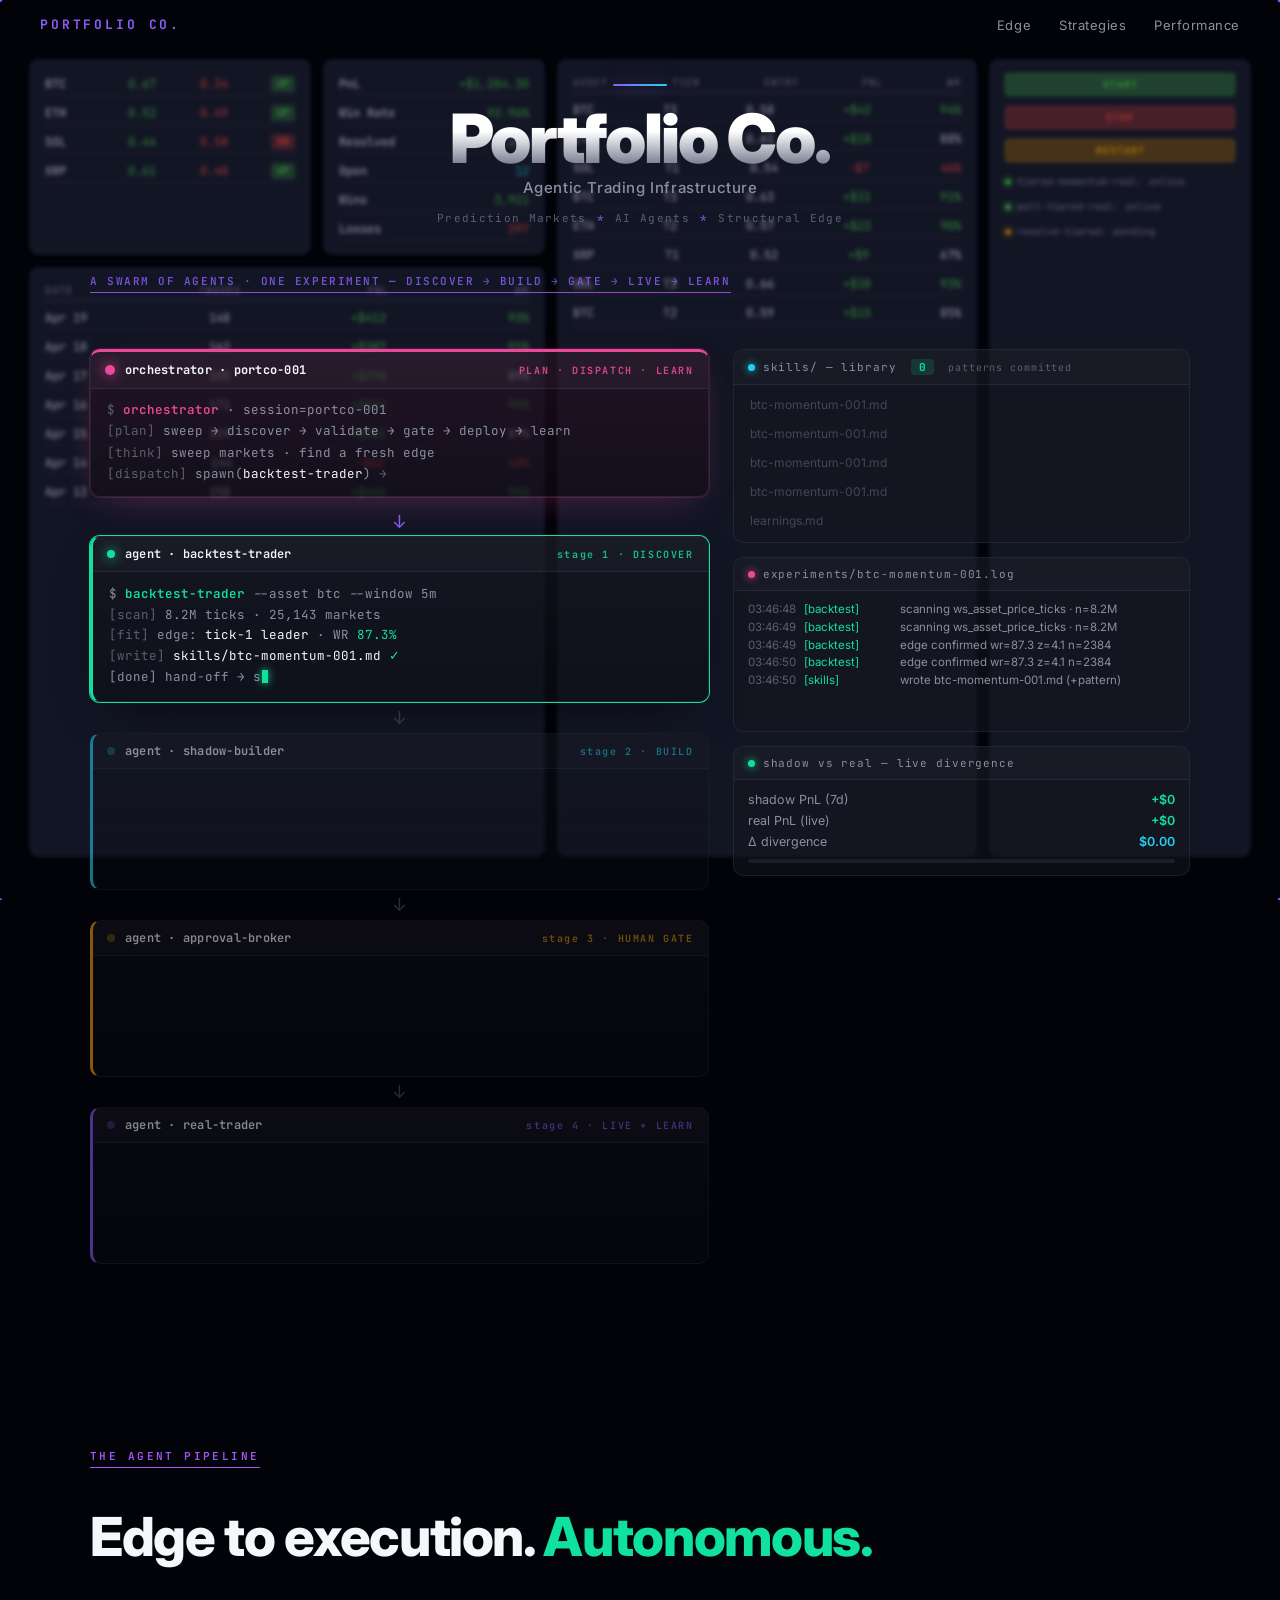
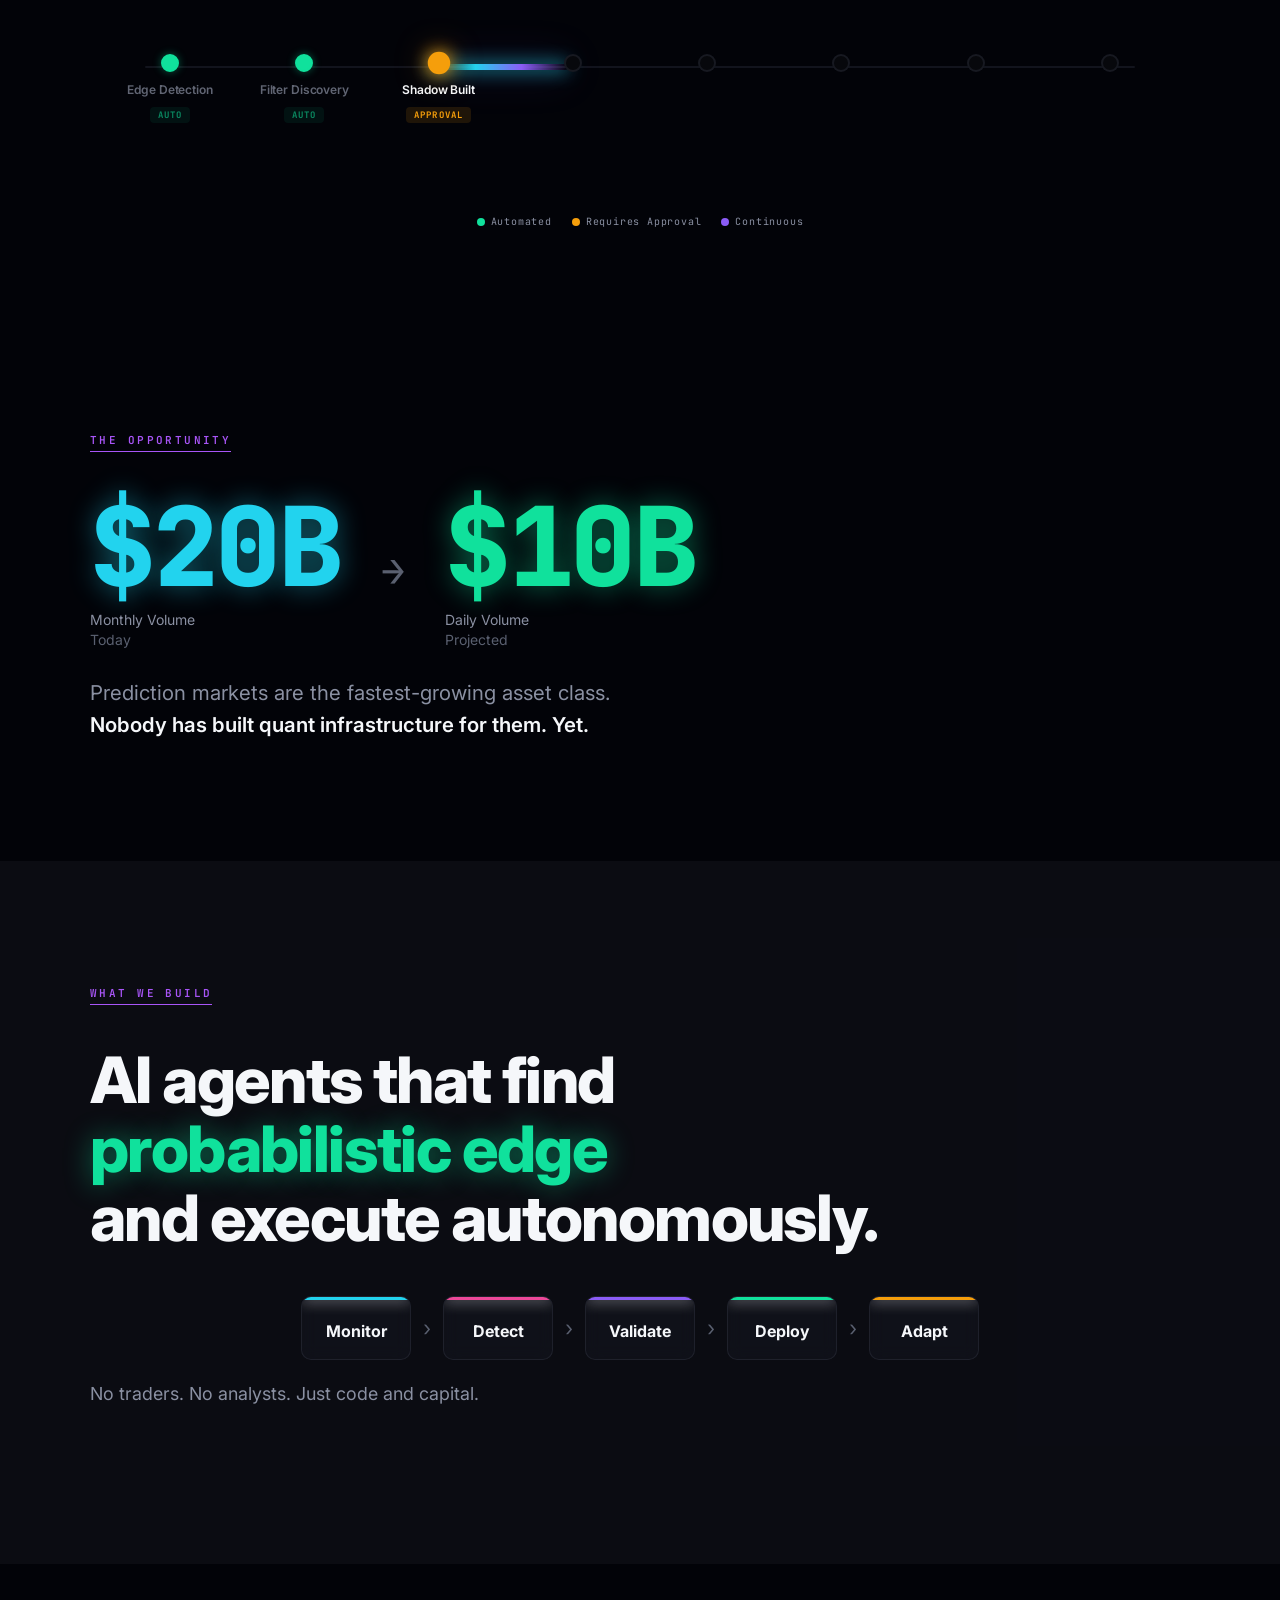
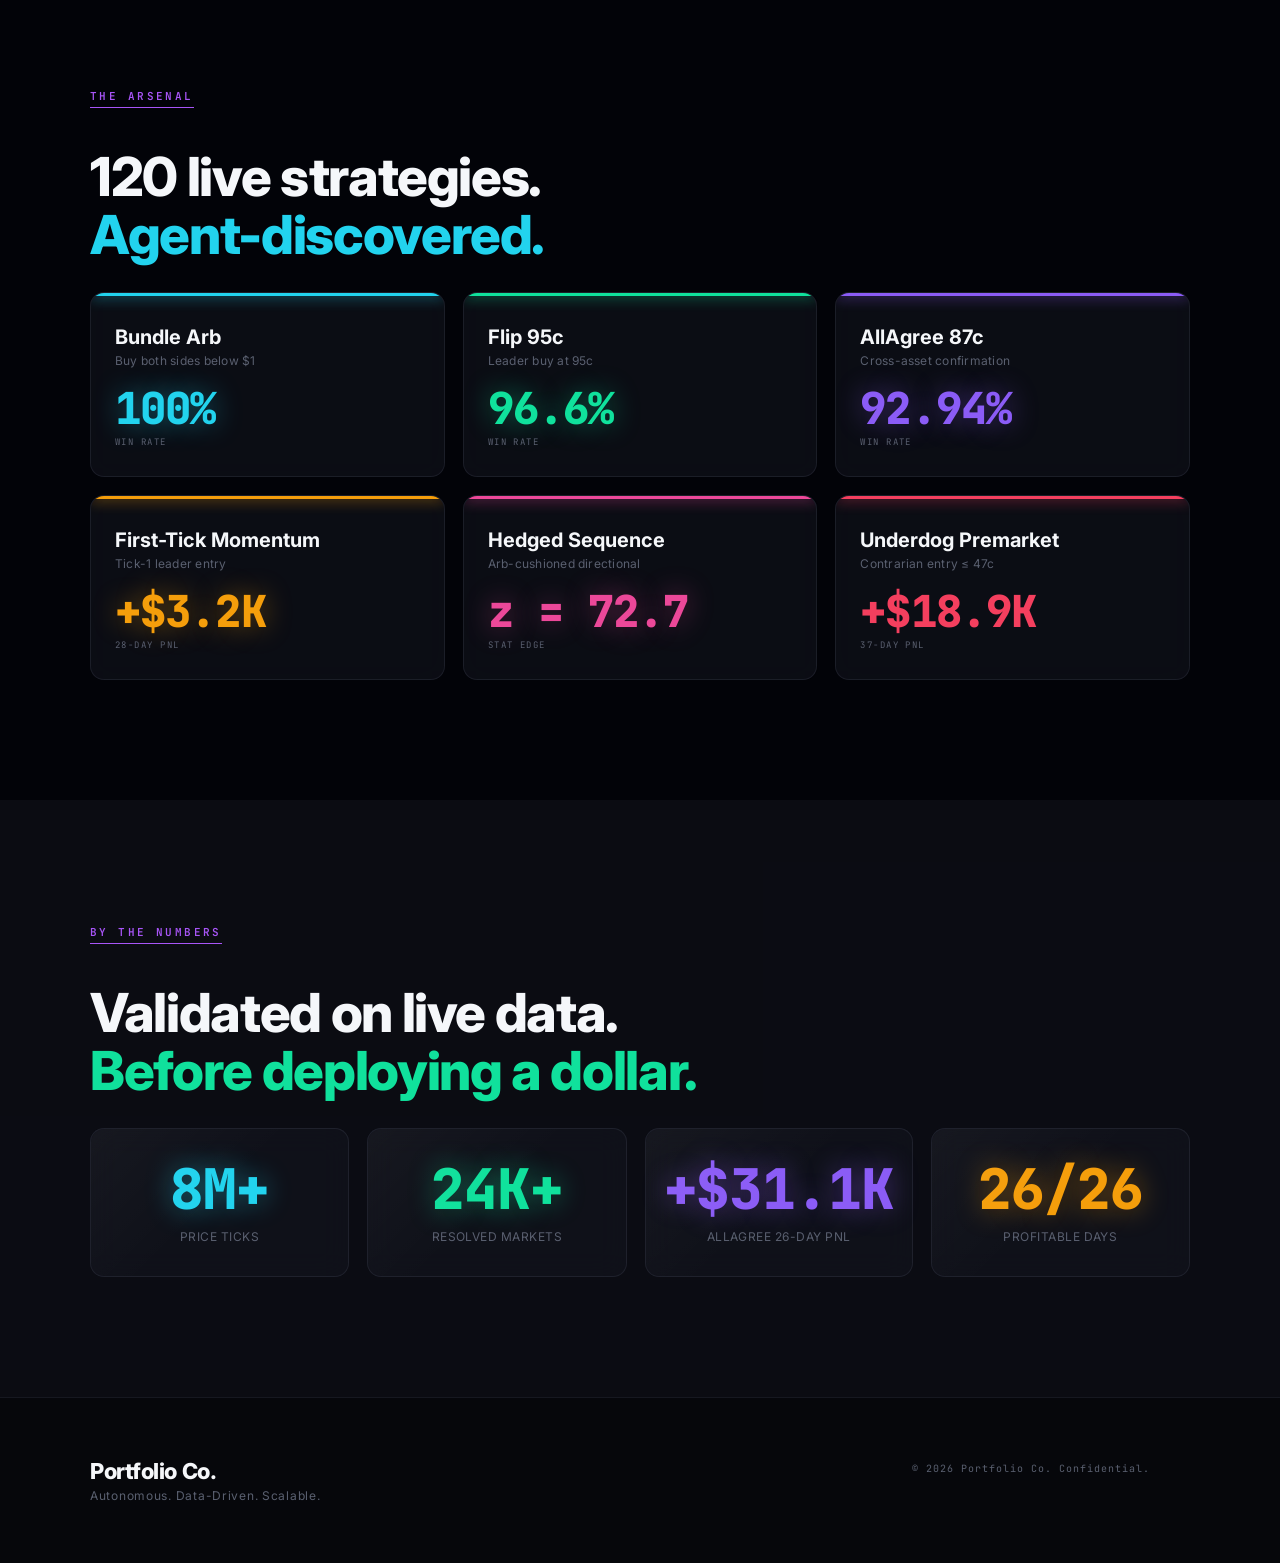
<file: index.html>
<!DOCTYPE html>
<html lang="en">
<head>
<meta charset="UTF-8" />
<meta name="viewport" content="width=device-width, initial-scale=1.0, viewport-fit=cover" />
<meta name="theme-color" content="#07080C" />
<title>Portfolio Co. — Agentic Trading Infrastructure</title>
<meta name="description" content="Agentic trading infrastructure for prediction markets. Agents discover edge, build shadow bots, gate launches with humans, and run live with continuous learning." />

<!-- Open Graph -->
<meta property="og:type" content="website" />
<meta property="og:site_name" content="Portfolio Co." />
<meta property="og:title" content="Portfolio Co. — Agentic Trading Infrastructure" />
<meta property="og:description" content="A swarm of agents · one experiment — discover, build, gate, run live, and learn. Agent harness for prediction-market trading infrastructure." />
<meta property="og:image" content="landing-preview.png" />
<meta property="og:image:width" content="1840" />
<meta property="og:image:height" content="973" />
<meta property="og:image:alt" content="Portfolio Co. landing page — agent workshop with backtest, shadow, approval, and live trader terminals." />

<!-- Twitter -->
<meta name="twitter:card" content="summary_large_image" />
<meta name="twitter:title" content="Portfolio Co. — Agentic Trading Infrastructure" />
<meta name="twitter:description" content="A swarm of agents · one experiment — discover, build, gate, run live, and learn." />
<meta name="twitter:image" content="landing-preview.png" />
<meta name="twitter:image:alt" content="Portfolio Co. landing page — agent workshop with backtest, shadow, approval, and live trader terminals." />

<link rel="preconnect" href="https://fonts.googleapis.com">
<link rel="preconnect" href="https://fonts.gstatic.com" crossorigin>
<link href="https://fonts.googleapis.com/css2?family=Inter:wght@400;500;600;700;800;900&family=JetBrains+Mono:wght@400;500;600;700&display=swap" rel="stylesheet">
<link rel="stylesheet" href="styles.css" />
<style>
/* ── Hero v2: compact, animated workshop is the hero ── */
.hero-v2{min-height:auto !important;height:auto !important;padding:84px 24px 8px !important;display:flex;flex-direction:column;align-items:center;justify-content:flex-start;text-align:center}
.hero-v2 .hero-top{max-width:880px;margin:0 auto}
.hero-v2 .hero-title{font-size:clamp(40px,5.5vw,68px);font-weight:900;letter-spacing:-.03em;margin-bottom:6px}
.hero-v2 .hero-sub{font-size:clamp(13px,1.3vw,15px);color:var(--dim);letter-spacing:.04em;margin-bottom:14px}
.hero-v2 .hero-tags{justify-content:center;font-size:11px;letter-spacing:.12em;color:var(--muted);margin-bottom:18px;display:flex;gap:10px;align-items:center}
.hero-v2 .hero-ctas{display:flex;gap:12px;justify-content:center;margin-bottom:0}
.hero-v2 .hero-bar{height:2px;width:54px;background:linear-gradient(90deg,var(--violet),var(--cyan));margin:0 auto 18px}
.workshop-hero{padding-top:18px !important;padding-bottom:60px !important}
.workshop-hero .ws-tagline{text-align:center;color:var(--violet);margin-bottom:20px;letter-spacing:.14em;font-size:11px;opacity:.85}
.ws{position:relative}

/* Orchestrator card — sits above the worker agents and narrates */
.ws-orch{
  border:1px solid var(--border);
  border-top:3px solid var(--pink);
  background:linear-gradient(180deg,rgba(46,18,40,.55),rgba(20,12,20,.55));
  border-radius:10px;overflow:hidden;
  margin-bottom:10px;
  box-shadow:0 0 0 1px rgba(236,72,153,.18), 0 12px 40px -16px rgba(236,72,153,.35);
}
.ws-orch-head{
  display:flex;align-items:center;gap:10px;padding:10px 14px;font-size:12px;
  background:rgba(255,255,255,.03);border-bottom:1px solid var(--border);
}
.ws-orch-dot{width:10px;height:10px;border-radius:50%;background:var(--pink);box-shadow:0 0 14px var(--pink);animation:wsPulse 1.4s infinite ease-in-out}
.ws-orch-name{flex:1;color:var(--text);font-weight:700;letter-spacing:.02em}
.ws-orch-stage{color:var(--pink);font-size:10px;letter-spacing:.16em;font-weight:700;opacity:.9}
.ws-orch-body{padding:10px 16px 12px;font-size:12.5px;line-height:1.7;color:var(--dim);min-height:72px;max-height:140px;overflow:hidden}
.ws-orch-body .ws-ln .car{background:var(--pink);box-shadow:0 0 10px var(--pink)}
.ws-orch-body .ws-ln .k{color:var(--pink)}

/* Skills-library counter + "pattern learned" toast */
.ws-counter{
  display:inline-block;padding:1px 8px;margin-left:6px;border-radius:4px;
  background:rgba(16,225,156,.15);color:var(--green);font-family:var(--mono);
  font-weight:700;font-size:11px;letter-spacing:.05em;
  transition:transform .35s cubic-bezier(.16,1,.3,1), color .35s, background .35s, box-shadow .35s;
}
.ws-counter.bump{transform:scale(1.55);color:#fff;background:var(--violet);box-shadow:0 0 18px var(--violet)}

.ws-toast{
  position:absolute;left:50%;top:0;transform:translateX(-50%) translateY(-12px);
  padding:7px 18px;border-radius:24px;
  background:linear-gradient(90deg,rgba(139,92,246,.22),rgba(34,211,238,.22));
  border:1px solid rgba(139,92,246,.55);
  font-family:var(--mono);font-size:11.5px;letter-spacing:.06em;color:#fff;
  box-shadow:0 0 28px rgba(139,92,246,.55), 0 8px 24px rgba(0,0,0,.35);
  opacity:0;pointer-events:none;
  transition:opacity .35s ease, transform .55s cubic-bezier(.22,1,.36,1);
  white-space:nowrap;z-index:20;
}
.ws-toast.show{opacity:1;transform:translateX(-50%) translateY(14px)}
.ws-toast .star{color:var(--violet);margin-right:8px;text-shadow:0 0 12px var(--violet);font-size:14px;vertical-align:-1px}
.ws-toast .key{color:var(--cyan);margin-left:4px}

/* Skill panel — flash whole panel on new learning */
.ws-panel.learning{
  border-color:var(--violet);
  box-shadow:0 0 0 1px var(--violet), 0 0 32px rgba(139,92,246,.35);
  transition:border-color .4s, box-shadow .4s;
}

/* ── Agent Workshop (live multi-agent experiment) ── */
.workshop-section{padding-top:40px}
.ws{display:grid;grid-template-columns:1.15fr .85fr;gap:24px;margin-top:36px}
@media (max-width:980px){.ws{grid-template-columns:1fr}}

.ws-agents{display:flex;flex-direction:column;gap:6px}
.ws-arrow{align-self:center;color:var(--muted);font-size:18px;line-height:1;opacity:.45;transition:opacity .35s,color .35s}
.ws-arrow.lit{opacity:1;color:var(--violet)}

.ws-agent{
  border:1px solid var(--border);
  border-left:3px solid var(--ac);
  background:linear-gradient(180deg,rgba(20,22,32,.7),rgba(12,14,20,.55));
  border-radius:10px;overflow:hidden;
  transition:transform .35s cubic-bezier(.16,1,.3,1), box-shadow .35s, border-color .25s, opacity .35s;
  opacity:.55;
}
.ws-agent.active{opacity:1;transform:translateY(-1px);box-shadow:0 0 0 1px var(--ac), 0 18px 50px -22px rgba(0,0,0,.7)}
.ws-agent.done{opacity:.8}

.ws-head{
  display:flex;align-items:center;gap:10px;
  padding:9px 14px;font-size:12px;
  background:rgba(255,255,255,.025);
  border-bottom:1px solid var(--border);
}
.ws-dot{width:8px;height:8px;border-radius:50%;background:var(--ac);opacity:.35;transition:opacity .2s}
.ws-agent.active .ws-dot{opacity:1;box-shadow:0 0 12px var(--ac);animation:wsPulse 1.4s infinite ease-in-out}
.ws-name{flex:1;color:var(--text);font-weight:600;letter-spacing:.02em}
.ws-stage{color:var(--ac);font-size:10px;letter-spacing:.16em;font-weight:600;opacity:.85}

.ws-body{
  padding:12px 16px 14px;
  font-size:12.5px;line-height:1.65;color:var(--dim);
  min-height:120px;
}
.ws-ln{display:block;opacity:0;transform:translateY(3px);transition:opacity .25s, transform .25s}
.ws-ln.show{opacity:1;transform:translateY(0)}
.ws-ln .k{color:var(--ac);font-weight:600}
.ws-ln .v{color:var(--text)}
.ws-ln .g{color:var(--green)}
.ws-ln .o{color:var(--orange)}
.ws-ln .r{color:var(--pink)}
.ws-ln .m{color:var(--muted)}
.ws-ln .h{color:var(--violet);font-weight:600}
.ws-caret{display:inline-block;width:6px;height:12px;background:var(--ac);margin-left:3px;vertical-align:-1px;animation:wsBlink 1s steps(2) infinite}
/* live typing caret per line */
.ws-ln .car{display:inline-block;width:6px;height:13px;background:var(--ac);margin-left:1px;vertical-align:-2px;animation:wsBlink .7s steps(2) infinite;box-shadow:0 0 8px var(--ac)}

/* Walking robot courier — runs between orchestrator and subagents */
.ws-agents{position:relative}
.ws-bot{
  position:absolute;left:50%;top:0;transform:translate(-50%,-50%);
  width:34px;height:42px;
  opacity:0;pointer-events:none;z-index:7;
  --bc:var(--violet);
  filter:drop-shadow(0 0 6px var(--bc)) drop-shadow(0 0 14px rgba(139,92,246,.45));
  transition:top 1.0s cubic-bezier(.45,.05,.55,.95), opacity .3s ease, filter .25s;
}
.ws-bot.green{--bc:var(--green);filter:drop-shadow(0 0 6px var(--green)) drop-shadow(0 0 14px rgba(16,225,156,.5))}
.ws-bot.cyan{--bc:var(--cyan);filter:drop-shadow(0 0 6px var(--cyan)) drop-shadow(0 0 14px rgba(34,211,238,.5))}
.ws-bot.orange{--bc:var(--orange);filter:drop-shadow(0 0 6px var(--orange)) drop-shadow(0 0 14px rgba(245,158,11,.5))}
.ws-bot.violet{--bc:var(--violet);filter:drop-shadow(0 0 6px var(--violet)) drop-shadow(0 0 14px rgba(139,92,246,.5))}
.ws-bot.pink{--bc:var(--pink);filter:drop-shadow(0 0 6px var(--pink)) drop-shadow(0 0 14px rgba(236,72,153,.5))}

.bot-head,.bot-body{fill:#0E1018;stroke:var(--bc);stroke-width:1.2}
.bot-eye{fill:var(--bc)}
.bot-mouth{stroke:var(--bc);stroke-width:1;opacity:.55}
.bot-antenna-line{stroke:var(--bc);stroke-width:1}
.bot-antenna{fill:var(--bc)}
.bot-arm,.bot-leg{fill:var(--bc);opacity:.92}
.bot-led{fill:var(--bc)}
.ws-bot.walking .bot-led{animation:botLed .9s infinite ease-in-out}
.ws-bot.walking .bot-antenna{animation:botLed 1.4s infinite ease-in-out}
@keyframes botLed{0%,100%{opacity:.45}50%{opacity:1}}

/* Walking gait — legs alternate, arms swing, body bobs (transform-box keeps origin in element) */
.bot-leg,.bot-arm,.bot-inner{transform-box:fill-box}
.ws-bot.walking .leg-l{animation:legStep .42s infinite ease-in-out;transform-origin:center top}
.ws-bot.walking .leg-r{animation:legStep .42s infinite ease-in-out .21s;transform-origin:center top}
@keyframes legStep{
  0%,100%{transform:translateY(0) scaleY(1)}
  50%{transform:translateY(-2.5px) scaleY(.72)}
}
.ws-bot.walking .arm-l{animation:armSwing .42s infinite ease-in-out .21s;transform-origin:center top}
.ws-bot.walking .arm-r{animation:armSwing .42s infinite ease-in-out;transform-origin:center top}
@keyframes armSwing{
  0%,100%{transform:rotate(0)}
  50%{transform:rotate(8deg) translateY(-1px)}
}
.ws-bot.walking .bot-inner{animation:bodyBob .42s infinite ease-in-out;transform-origin:center}
@keyframes bodyBob{
  0%,100%{transform:translateY(0)}
  50%{transform:translateY(-1px)}
}

/* Tiny package shown on the bot's head when carrying a task or report */
.bot-pkg{fill:var(--bc);opacity:0;transition:opacity .2s}
.ws-bot.carrying .bot-pkg{opacity:.95}

/* Approval shake/pulse on agent card while gated */
.ws-agent.gated{animation:wsGated 1.2s infinite ease-in-out}
@keyframes wsGated{0%,100%{box-shadow:0 0 0 1px var(--orange),0 0 24px rgba(245,158,11,.0)}50%{box-shadow:0 0 0 1px var(--orange),0 0 28px rgba(245,158,11,.45)}}

/* Skill diff reveal */
.ws-skill-diff{
  margin:0 14px;padding:0 10px;font-size:11px;line-height:1.55;
  background:rgba(0,0,0,.32);border:1px solid var(--border);border-radius:6px;
  color:var(--muted);font-family:var(--mono);
  max-height:0;overflow:hidden;opacity:0;
  transition:max-height .55s cubic-bezier(.22,1,.36,1), opacity .3s, padding .3s, margin .3s;
}
.ws-skill-diff.show{max-height:160px;opacity:1;padding:8px 10px;margin:4px 14px 8px}
.ws-skill-diff .add{color:var(--green);display:block;opacity:0;transform:translateX(-4px);transition:opacity .25s,transform .25s}
.ws-skill-diff .add.in{opacity:1;transform:translateX(0)}
.ws-skill-diff .add::before{content:'+ ';color:var(--green);opacity:.85;font-weight:700}
.ws-skill-diff.cyan .add{color:var(--cyan)}
.ws-skill-diff.cyan .add::before{color:var(--cyan)}
.ws-skill-diff.orange .add{color:var(--orange)}
.ws-skill-diff.orange .add::before{color:var(--orange)}
.ws-skill-diff.violet .add{color:var(--violet)}
.ws-skill-diff.violet .add::before{color:var(--violet)}

@keyframes wsBlink{50%{opacity:0}}
@keyframes wsPulse{0%,100%{transform:scale(1);opacity:1}50%{transform:scale(1.45);opacity:.55}}

.ws-side{display:flex;flex-direction:column;gap:14px;min-width:0}
.ws-panel{
  border:1px solid var(--border);background:rgba(20,22,32,.55);
  border-radius:10px;overflow:hidden;
}
.ws-phead{
  padding:9px 14px;font-size:11px;letter-spacing:.08em;color:var(--dim);
  border-bottom:1px solid var(--border);
  background:rgba(255,255,255,.02);
  display:flex;align-items:center;gap:8px;
}
.ws-pdot{width:7px;height:7px;border-radius:50%;background:var(--cyan);box-shadow:0 0 8px var(--cyan)}
.ws-pdot.pink{background:var(--pink);box-shadow:0 0 8px var(--pink)}
.ws-pdot.green{background:var(--green);box-shadow:0 0 8px var(--green)}

.ws-files{padding:6px 0}
.ws-file{
  padding:6px 14px;font-size:12px;color:var(--dim);
  border-left:2px solid transparent;
  display:flex;align-items:center;justify-content:space-between;gap:8px;
  transition:color .3s, background .3s, border-color .3s;
  opacity:.4;
}
.ws-file.live{opacity:1;color:var(--text)}
.ws-file.flash{background:rgba(139,92,246,.10);border-left-color:var(--violet);color:#fff}
.ws-file .badge{font-size:9.5px;padding:1px 6px;border-radius:3px;letter-spacing:.06em;text-transform:uppercase;font-weight:600}
.ws-file .badge.g{background:rgba(16,225,156,.14);color:var(--green)}
.ws-file .badge.c{background:rgba(34,211,238,.14);color:var(--cyan)}
.ws-file .badge.o{background:rgba(245,158,11,.14);color:var(--orange)}
.ws-file .badge.v{background:rgba(139,92,246,.16);color:var(--violet)}

.ws-log{
  font-size:11.5px;line-height:1.55;color:var(--dim);
  padding:10px 14px;
  height:140px;overflow:hidden;
}
.ws-lg{display:block;opacity:0;transform:translateY(4px);transition:opacity .25s, transform .25s}
.ws-lg.show{opacity:1;transform:translateY(0)}
.ws-lg .ts{color:var(--muted);margin-right:8px}
.ws-lg .src{display:inline-block;min-width:90px;color:var(--cyan);margin-right:6px}
.ws-lg .src.green{color:var(--green)}
.ws-lg .src.cyan{color:var(--cyan)}
.ws-lg .src.orange{color:var(--orange)}
.ws-lg .src.violet{color:var(--violet)}

.ws-divergence{padding:12px 14px;display:flex;flex-direction:column;gap:6px}
.ws-div-row{display:flex;justify-content:space-between;align-items:center;font-size:12.5px;color:var(--dim)}
.ws-div-row .v{font-weight:600}
.ws-div-row .v.g{color:var(--green)}
.ws-div-row .v.c{color:var(--cyan)}
.ws-div-row .v.o{color:var(--orange)}
.ws-div-bar{height:4px;background:rgba(139,149,180,.12);border-radius:2px;overflow:hidden;margin-top:4px}
.ws-div-bar-fill{height:100%;width:0;background:linear-gradient(90deg,var(--green),var(--cyan));transition:width .8s cubic-bezier(.22,1,.36,1)}

.ws-approval-pulse{
  display:inline-block;padding:2px 8px;border-radius:4px;
  background:rgba(245,158,11,.14);color:var(--orange);
  font-size:10px;font-weight:600;letter-spacing:.08em;
  animation:wsApproval 1.4s infinite ease-in-out;
}
@keyframes wsApproval{0%,100%{box-shadow:0 0 0 0 rgba(245,158,11,.4)}50%{box-shadow:0 0 0 6px rgba(245,158,11,0)}}
</style>
</head>
<body>

<canvas id="particles"></canvas>

<!-- Blurred trading dashboard background -->
<div class="dash-bg" aria-hidden="true">
  <div class="dash-panel dash-prices">
    <div class="dash-row"><span class="dash-label">BTC</span><span class="dash-up">0.67</span><span class="dash-dn">0.34</span><span class="dash-tag g">UP</span></div>
    <div class="dash-row"><span class="dash-label">ETH</span><span class="dash-up">0.52</span><span class="dash-dn">0.49</span><span class="dash-tag g">UP</span></div>
    <div class="dash-row"><span class="dash-label">SOL</span><span class="dash-up">0.44</span><span class="dash-dn">0.58</span><span class="dash-tag r">DN</span></div>
    <div class="dash-row"><span class="dash-label">XRP</span><span class="dash-up">0.61</span><span class="dash-dn">0.40</span><span class="dash-tag g">UP</span></div>
  </div>
  <div class="dash-panel dash-stats">
    <div class="dash-row"><span class="dash-label">PnL</span><span class="dash-val g">+$1,284.30</span></div>
    <div class="dash-row"><span class="dash-label">Win Rate</span><span class="dash-val g">92.96%</span></div>
    <div class="dash-row"><span class="dash-label">Resolved</span><span class="dash-val">4,218</span></div>
    <div class="dash-row"><span class="dash-label">Open</span><span class="dash-val c">12</span></div>
    <div class="dash-row"><span class="dash-label">Wins</span><span class="dash-val g">3,921</span></div>
    <div class="dash-row"><span class="dash-label">Losses</span><span class="dash-val r">297</span></div>
  </div>
  <div class="dash-panel dash-table">
    <div class="dash-hdr"><span>ASSET</span><span>TIER</span><span>ENTRY</span><span>PNL</span><span>WR</span></div>
    <div class="dash-row"><span>BTC</span><span>T3</span><span>0.58</span><span class="g">+$42</span><span class="g">94%</span></div>
    <div class="dash-row"><span>ETH</span><span>T2</span><span>0.61</span><span class="g">+$18</span><span>88%</span></div>
    <div class="dash-row"><span>SOL</span><span>T1</span><span>0.54</span><span class="r">-$7</span><span class="r">46%</span></div>
    <div class="dash-row"><span>BTC</span><span>T3</span><span>0.63</span><span class="g">+$31</span><span class="g">91%</span></div>
    <div class="dash-row"><span>ETH</span><span>T2</span><span>0.57</span><span class="g">+$22</span><span class="g">90%</span></div>
    <div class="dash-row"><span>XRP</span><span>T1</span><span>0.52</span><span class="g">+$9</span><span>67%</span></div>
    <div class="dash-row"><span>SOL</span><span>T3</span><span>0.66</span><span class="g">+$38</span><span class="g">93%</span></div>
    <div class="dash-row"><span>BTC</span><span>T2</span><span>0.59</span><span class="g">+$15</span><span>85%</span></div>
  </div>
  <div class="dash-panel dash-daily">
    <div class="dash-hdr"><span>DATE</span><span>TRADES</span><span>PNL</span><span>WR</span></div>
    <div class="dash-row"><span>Apr 19</span><span>148</span><span class="g">+$412</span><span class="g">93%</span></div>
    <div class="dash-row"><span>Apr 18</span><span>162</span><span class="g">+$387</span><span class="g">91%</span></div>
    <div class="dash-row"><span>Apr 17</span><span>155</span><span class="g">+$298</span><span>89%</span></div>
    <div class="dash-row"><span>Apr 16</span><span>171</span><span class="g">+$524</span><span class="g">95%</span></div>
    <div class="dash-row"><span>Apr 15</span><span>139</span><span class="g">+$201</span><span>87%</span></div>
    <div class="dash-row"><span>Apr 14</span><span>144</span><span class="r">-$62</span><span class="r">48%</span></div>
    <div class="dash-row"><span>Apr 13</span><span>158</span><span class="g">+$445</span><span class="g">94%</span></div>
  </div>
  <div class="dash-panel dash-controls">
    <div class="dash-btn g-btn">START</div>
    <div class="dash-btn r-btn">STOP</div>
    <div class="dash-btn o-btn">RESTART</div>
    <div class="dash-status"><span class="dot-g"></span>tiered-momentum-real: online</div>
    <div class="dash-status"><span class="dot-g"></span>poll-tiered-real: online</div>
    <div class="dash-status"><span class="dot-o"></span>resolve-tiered: pending</div>
  </div>
</div>

<!-- Nav -->
<nav class="nav">
  <div class="nav-brand mono">PORTFOLIO CO.</div>
  <div class="nav-links">
    <a href="#edge">Edge</a>
    <a href="#strategies">Strategies</a>
    <a href="#performance">Performance</a>
  </div>
</nav>

<!-- Hero · Workshop -->
<section class="hero hero-v2" id="hero">
  <div class="hero-top">
    <div class="hero-bar"></div>
    <h1 class="hero-title">Portfolio Co.</h1>
    <p class="hero-sub">Agentic Trading Infrastructure</p>
    <div class="hero-tags mono">
      <span>Prediction Markets</span>
      <span class="dot">*</span>
      <span>AI Agents</span>
      <span class="dot">*</span>
      <span>Structural Edge</span>
    </div>
  </div>
</section>

<!-- Agent Workshop -->
<section class="section workshop-section workshop-hero" id="workshop">
  <div class="container reveal">
    <div class="section-label mono ws-tagline">A SWARM OF AGENTS · ONE EXPERIMENT &mdash; DISCOVER → BUILD → GATE → LIVE → LEARN</div>

    <div class="ws" id="ws-root">
      <div class="ws-toast" id="ws-toast"><span class="star">✦</span><span>pattern learned</span><span class="key" id="ws-toast-key"></span></div>
      <div class="ws-agents">
        <svg class="ws-bot" id="ws-bot" viewBox="0 0 28 38" xmlns="http://www.w3.org/2000/svg" aria-hidden="true">
          <g class="bot-inner">
            <line x1="14" y1="3" x2="14" y2="0" class="bot-antenna-line" />
            <circle cx="14" cy="0" r="1.6" class="bot-antenna" />
            <rect x="6" y="3" width="16" height="11" rx="2.5" class="bot-head" />
            <circle cx="10.5" cy="9" r="1.4" class="bot-eye" />
            <circle cx="17.5" cy="9" r="1.4" class="bot-eye" />
            <line x1="11" y1="12" x2="17" y2="12" class="bot-mouth" />
            <rect x="4" y="15" width="20" height="13" rx="2" class="bot-body" />
            <circle cx="14" cy="21" r="1.8" class="bot-led" />
            <rect x="4" y="-2" width="6" height="3" rx="0.6" class="bot-pkg" />
            <rect x="1.5" y="16" width="2.5" height="9" rx="1" class="bot-arm arm-l" />
            <rect x="24" y="16" width="2.5" height="9" rx="1" class="bot-arm arm-r" />
            <rect x="8" y="28" width="4" height="8" rx="1" class="bot-leg leg-l" />
            <rect x="16" y="28" width="4" height="8" rx="1" class="bot-leg leg-r" />
          </g>
        </svg>
        <div class="ws-orch" id="ws-orch">
          <div class="ws-orch-head">
            <span class="ws-orch-dot"></span>
            <span class="ws-orch-name mono">orchestrator · portco-001</span>
            <span class="ws-orch-stage mono">PLAN · DISPATCH · LEARN</span>
          </div>
          <div class="ws-orch-body mono" id="ws-orch-body"></div>
        </div>
        <div class="ws-arrow" id="ws-ar0">&darr;</div>
        <div class="ws-agent" id="ws-a1" style="--ac:var(--green)">
          <div class="ws-head">
            <span class="ws-dot"></span>
            <span class="ws-name mono">agent · backtest-trader</span>
            <span class="ws-stage mono">stage 1 · DISCOVER</span>
          </div>
          <div class="ws-body mono" id="ws-b1"></div>
        </div>
        <div class="ws-arrow" id="ws-ar1">&darr;</div>
        <div class="ws-agent" id="ws-a2" style="--ac:var(--cyan)">
          <div class="ws-head">
            <span class="ws-dot"></span>
            <span class="ws-name mono">agent · shadow-builder</span>
            <span class="ws-stage mono">stage 2 · BUILD</span>
          </div>
          <div class="ws-body mono" id="ws-b2"></div>
        </div>
        <div class="ws-arrow" id="ws-ar2">&darr;</div>
        <div class="ws-agent" id="ws-a3" style="--ac:var(--orange)">
          <div class="ws-head">
            <span class="ws-dot"></span>
            <span class="ws-name mono">agent · approval-broker</span>
            <span class="ws-stage mono">stage 3 · HUMAN GATE</span>
          </div>
          <div class="ws-body mono" id="ws-b3"></div>
        </div>
        <div class="ws-arrow" id="ws-ar3">&darr;</div>
        <div class="ws-agent" id="ws-a4" style="--ac:var(--violet)">
          <div class="ws-head">
            <span class="ws-dot"></span>
            <span class="ws-name mono">agent · real-trader</span>
            <span class="ws-stage mono">stage 4 · LIVE + LEARN</span>
          </div>
          <div class="ws-body mono" id="ws-b4"></div>
        </div>
      </div>

      <div class="ws-side">
        <div class="ws-panel">
          <div class="ws-phead mono"><span class="ws-pdot"></span>skills/ &mdash; library<span class="ws-counter" id="ws-counter">0</span><span style="margin-left:6px;color:var(--muted);font-size:10px">patterns committed</span></div>
          <div class="ws-files" id="ws-files">
            <div class="ws-file" data-file="0"><span>btc-momentum-001.md</span><span class="badge g" style="display:none">+pattern</span></div>
            <div class="ws-skill-diff" data-diff="0">
              <span class="add">edge: tick-1 leader · btc-5m</span>
              <span class="add">wr_threshold: 0.873</span>
              <span class="add">sample_n: 2384</span>
            </div>
            <div class="ws-file" data-file="1"><span>btc-momentum-001.md</span><span class="badge c" style="display:none">+shadow</span></div>
            <div class="ws-skill-diff cyan" data-diff="1">
              <span class="add">shadow_bot: shadow-btc-mom-001</span>
              <span class="add">stake_per_trade: 5</span>
              <span class="add">fill_sim: ws-tick-realistic</span>
            </div>
            <div class="ws-file" data-file="2"><span>btc-momentum-001.md</span><span class="badge o" style="display:none">+approved</span></div>
            <div class="ws-skill-diff orange" data-diff="2">
              <span class="add">approved_by: operator@portco</span>
              <span class="add">approved_at: 2026-04-30T07:14Z</span>
              <span class="add">cap: 500</span>
            </div>
            <div class="ws-file" data-file="3"><span>btc-momentum-001.md</span><span class="badge v" style="display:none">+live</span></div>
            <div class="ws-skill-diff violet" data-diff="3">
              <span class="add">real_bot: real-btc-mom-001</span>
              <span class="add">divergence_band_3sigma: 0.04</span>
            </div>
            <div class="ws-file" data-file="4"><span>learnings.md</span><span class="badge v" style="display:none">commit</span></div>
            <div class="ws-skill-diff violet" data-diff="4">
              <span class="add">pattern: btc-momentum-001 → +$31/d real · +$28/d shadow · corr 0.94</span>
            </div>
          </div>
        </div>
        <div class="ws-panel">
          <div class="ws-phead mono"><span class="ws-pdot pink"></span>experiments/btc-momentum-001.log</div>
          <div class="ws-log" id="ws-log"></div>
        </div>
        <div class="ws-panel">
          <div class="ws-phead mono"><span class="ws-pdot green"></span>shadow vs real &mdash; live divergence</div>
          <div class="ws-divergence">
            <div class="ws-div-row"><span>shadow PnL (7d)</span><span class="v g" id="ws-shad">+$0</span></div>
            <div class="ws-div-row"><span>real PnL (live)</span><span class="v g" id="ws-real">+$0</span></div>
            <div class="ws-div-row"><span>&Delta; divergence</span><span class="v c" id="ws-div">$0.00</span></div>
            <div class="ws-div-bar"><div class="ws-div-bar-fill" id="ws-div-bar"></div></div>
          </div>
        </div>
      </div>
    </div>
  </div>
</section>

<!-- Agent Pipeline Animation -->
<section class="section pipeline-anim-section" id="pipeline-anim">
  <div class="container reveal" id="pipeline-trigger">
    <div class="section-label mono">THE AGENT PIPELINE</div>
    <h2 class="section-headline compact">Edge to execution. <span class="green">Autonomous.</span></h2>

    <div class="ap">
      <!-- Track line + traveling pulse -->
      <div class="ap-track">
        <div class="ap-line"></div>
        <div class="ap-glow" id="ap-glow"></div>
      </div>

      <!-- 8 nodes -->
      <div class="ap-nodes">
        <div class="ap-node" data-idx="0" style="--c:var(--green)">
          <div class="ap-dot"></div>
          <div class="ap-label">Edge Detection</div>
          <div class="ap-tag ap-auto">AUTO</div>
        </div>
        <div class="ap-node" data-idx="1" style="--c:var(--green)">
          <div class="ap-dot"></div>
          <div class="ap-label">Filter Discovery</div>
          <div class="ap-tag ap-auto">AUTO</div>
        </div>
        <div class="ap-node" data-idx="2" style="--c:var(--orange)">
          <div class="ap-dot"></div>
          <div class="ap-label">Shadow Built</div>
          <div class="ap-tag ap-approval">APPROVAL</div>
        </div>
        <div class="ap-node" data-idx="3" style="--c:var(--green)">
          <div class="ap-dot"></div>
          <div class="ap-label">Shadow Validation</div>
          <div class="ap-tag ap-auto">7+ DAYS</div>
        </div>
        <div class="ap-node" data-idx="4" style="--c:var(--orange)">
          <div class="ap-dot"></div>
          <div class="ap-label">Real Proposal</div>
          <div class="ap-tag ap-approval">APPROVAL</div>
        </div>
        <div class="ap-node" data-idx="5" style="--c:var(--green)">
          <div class="ap-dot"></div>
          <div class="ap-label">Real Deploy</div>
          <div class="ap-tag ap-auto">AUTO</div>
        </div>
        <div class="ap-node" data-idx="6" style="--c:var(--violet)">
          <div class="ap-dot"></div>
          <div class="ap-label">Live Monitoring</div>
          <div class="ap-tag ap-live">CONTINUOUS</div>
        </div>
        <div class="ap-node" data-idx="7" style="--c:var(--orange)">
          <div class="ap-dot"></div>
          <div class="ap-label">Retirement</div>
          <div class="ap-tag ap-approval">APPROVAL</div>
        </div>
      </div>
    </div>

    <div class="ap-legend mono">
      <span><span class="ap-legend-dot" style="background:var(--green)"></span>Automated</span>
      <span><span class="ap-legend-dot" style="background:var(--orange)"></span>Requires Approval</span>
      <span><span class="ap-legend-dot" style="background:var(--violet)"></span>Continuous</span>
    </div>
  </div>
</section>

<!-- The Numbers -->
<section class="section" id="edge">
  <div class="container reveal">
    <div class="section-label mono">THE OPPORTUNITY</div>
    <div class="numbers-row">
      <div class="number-block">
        <div class="big-num cyan glow-cyan mono" data-count="20" data-prefix="$" data-suffix="B">$0</div>
        <div class="num-label">Monthly Volume<br/><span class="muted">Today</span></div>
      </div>
      <div class="number-arrow mono">&#8594;</div>
      <div class="number-block">
        <div class="big-num green glow-green mono" data-count="10" data-prefix="$" data-suffix="B">$0</div>
        <div class="num-label">Daily Volume<br/><span class="muted">Projected</span></div>
      </div>
    </div>
    <p class="section-lede">
      Prediction markets are the fastest-growing asset class.<br/>
      <span class="accent">Nobody has built quant infrastructure for them. Yet.</span>
    </p>
  </div>
</section>

<!-- What We Build -->
<section class="section section-dark" id="what">
  <div class="container reveal">
    <div class="section-label mono">WHAT WE BUILD</div>
    <h2 class="section-headline">AI agents that find<br/><span class="green glow-green">probabilistic edge</span><br/>and execute autonomously.</h2>
    <div class="loop-row">
      <div class="loop-step"><div class="loop-bar cyan-bg"></div><div class="loop-name">Monitor</div></div>
      <div class="loop-arrow mono">&#8250;</div>
      <div class="loop-step"><div class="loop-bar pink-bg"></div><div class="loop-name">Detect</div></div>
      <div class="loop-arrow mono">&#8250;</div>
      <div class="loop-step"><div class="loop-bar violet-bg"></div><div class="loop-name">Validate</div></div>
      <div class="loop-arrow mono">&#8250;</div>
      <div class="loop-step"><div class="loop-bar green-bg"></div><div class="loop-name">Deploy</div></div>
      <div class="loop-arrow mono">&#8250;</div>
      <div class="loop-step"><div class="loop-bar orange-bg"></div><div class="loop-name">Adapt</div></div>
    </div>
    <p class="section-sub muted">No traders. No analysts. Just code and capital.</p>
  </div>
</section>

<!-- Strategies -->
<section class="section" id="strategies">
  <div class="container reveal">
    <div class="section-label mono">THE ARSENAL</div>
    <h2 class="section-headline compact">120 live strategies.<br/><span class="cyan">Agent-discovered.</span></h2>
    <div class="strat-grid">
      <div class="strat-card" style="--ac:var(--cyan)">
        <div class="sc-bar"></div>
        <div class="sc-name">Bundle Arb</div>
        <div class="sc-desc">Buy both sides below $1</div>
        <div class="sc-stat mono glow-cyan" data-count="100" data-suffix="%" >0%</div>
        <div class="sc-stat-label mono">WIN RATE</div>
      </div>
      <div class="strat-card" style="--ac:var(--green)">
        <div class="sc-bar"></div>
        <div class="sc-name">Flip 95c</div>
        <div class="sc-desc">Leader buy at 95c</div>
        <div class="sc-stat mono glow-green" data-count="96.6" data-decimals="1" data-suffix="%">0%</div>
        <div class="sc-stat-label mono">WIN RATE</div>
      </div>
      <div class="strat-card" style="--ac:var(--violet)">
        <div class="sc-bar"></div>
        <div class="sc-name">AllAgree 87c</div>
        <div class="sc-desc">Cross-asset confirmation</div>
        <div class="sc-stat mono glow-violet" data-count="92.96" data-decimals="2" data-suffix="%">0%</div>
        <div class="sc-stat-label mono">WIN RATE</div>
      </div>
      <div class="strat-card" style="--ac:var(--orange)">
        <div class="sc-bar"></div>
        <div class="sc-name">First-Tick Momentum</div>
        <div class="sc-desc">Tick-1 leader entry</div>
        <div class="sc-stat mono glow-orange" data-count="3.2" data-decimals="1" data-prefix="+$" data-suffix="K">+$0</div>
        <div class="sc-stat-label mono">28-DAY PNL</div>
      </div>
      <div class="strat-card" style="--ac:var(--pink)">
        <div class="sc-bar"></div>
        <div class="sc-name">Hedged Sequence</div>
        <div class="sc-desc">Arb-cushioned directional</div>
        <div class="sc-stat mono glow-pink">z = 72.7</div>
        <div class="sc-stat-label mono">STAT EDGE</div>
      </div>
      <div class="strat-card" style="--ac:var(--red)">
        <div class="sc-bar"></div>
        <div class="sc-name">Underdog Premarket</div>
        <div class="sc-desc">Contrarian entry &le; 47c</div>
        <div class="sc-stat mono" style="color:var(--red)" data-count="18.9" data-decimals="1" data-prefix="+$" data-suffix="K">+$0</div>
        <div class="sc-stat-label mono">37-DAY PNL</div>
      </div>
    </div>
  </div>
</section>

<!-- Performance -->
<section class="section section-dark" id="performance">
  <div class="container reveal">
    <div class="section-label mono">BY THE NUMBERS</div>
    <h2 class="section-headline compact">Validated on live data.<br/><span class="green">Before deploying a dollar.</span></h2>
    <div class="perf-grid">
      <div class="perf-card">
        <div class="perf-num cyan glow-cyan mono" data-count="8" data-suffix="M+">0</div>
        <div class="perf-label">Price Ticks</div>
      </div>
      <div class="perf-card">
        <div class="perf-num green glow-green mono" data-count="25" data-suffix="K+">0</div>
        <div class="perf-label">Resolved Markets</div>
      </div>
      <div class="perf-card">
        <div class="perf-num violet glow-violet mono" data-count="31.8" data-decimals="1" data-prefix="+$" data-suffix="K">+$0</div>
        <div class="perf-label">AllAgree 26-Day PnL</div>
      </div>
      <div class="perf-card">
        <div class="perf-num orange glow-orange mono">26/26</div>
        <div class="perf-label">Profitable Days</div>
      </div>
    </div>
  </div>
</section>

<!-- Footer -->
<footer class="footer">
  <div class="footer-inner">
    <div class="footer-brand">
      <div class="footer-name">Portfolio Co.</div>
      <div class="footer-tagline muted">Autonomous. Data-Driven. Scalable.</div>
    </div>
    <div class="footer-copy mono muted">&copy; 2026 Portfolio Co. Confidential.</div>
  </div>
</footer>

<script>
(() => {
  /* ─── Particle canvas ─── */
  const cv = document.getElementById('particles');
  const ctx = cv.getContext('2d');
  let W, H;
  const pts = [];
  const N = 55;

  function resize() { W = cv.width = window.innerWidth; H = cv.height = window.innerHeight; }
  window.addEventListener('resize', resize); resize();

  for (let i = 0; i < N; i++) pts.push({
    x: Math.random()*W, y: Math.random()*H,
    vx: (Math.random()-0.5)*0.25, vy: (Math.random()-0.5)*0.25,
    r: Math.random()*1.6+0.6
  });

  function frame() {
    ctx.clearRect(0,0,W,H);
    for (const p of pts) {
      p.x += p.vx; p.y += p.vy;
      if (p.x<0) p.x=W; if (p.x>W) p.x=0;
      if (p.y<0) p.y=H; if (p.y>H) p.y=0;
      ctx.fillStyle = `rgba(139,92,246,${0.25+p.r*0.15})`;
      ctx.beginPath(); ctx.arc(p.x,p.y,p.r,0,Math.PI*2); ctx.fill();
    }
    for (let i=0;i<N;i++) for (let j=i+1;j<N;j++){
      const dx=pts[i].x-pts[j].x, dy=pts[i].y-pts[j].y;
      const d=Math.sqrt(dx*dx+dy*dy);
      if(d<140){
        ctx.strokeStyle=`rgba(139,92,246,${0.07*(1-d/140)})`;
        ctx.lineWidth=0.6;
        ctx.beginPath(); ctx.moveTo(pts[i].x,pts[i].y); ctx.lineTo(pts[j].x,pts[j].y); ctx.stroke();
      }
    }
    requestAnimationFrame(frame);
  }
  frame();

  /* ─── Scroll reveal + count-up ─── */
  const ease = t => 1-Math.pow(1-t,3);

  function countUp(el) {
    if (el.dataset.done==='1') return;
    const target = parseFloat(el.dataset.count);
    if (isNaN(target)) return;
    const pre = el.dataset.prefix||'', suf = el.dataset.suffix||'';
    const dec = parseInt(el.dataset.decimals||'0',10);
    const dur = 1200; let start=null;
    const step = ts => {
      if(!start) start=ts;
      const p = Math.min((ts-start)/dur,1);
      el.textContent = pre + (target*ease(p)).toFixed(dec) + suf;
      if(p<1) requestAnimationFrame(step);
      else el.dataset.done='1';
    };
    requestAnimationFrame(step);
  }

  const obs = new IntersectionObserver(entries => {
    entries.forEach(e => {
      if(e.isIntersecting){
        e.target.classList.add('visible');
        e.target.querySelectorAll('[data-count]').forEach(countUp);
      }
    });
  }, {threshold: 0.12});
  document.querySelectorAll('.reveal').forEach(el => obs.observe(el));

  /* ─── Pipeline animation ─── */
  const pipeObs = new IntersectionObserver(entries => {
    entries.forEach(e => {
      if (e.isIntersecting && !e.target.dataset.played) {
        e.target.dataset.played = '1';
        runPipeline();
      }
    });
  }, { threshold: 0.3 });
  const pipeTrigger = document.getElementById('pipeline-trigger');
  if (pipeTrigger) pipeObs.observe(pipeTrigger);

  function runPipeline() {
    const nodes = document.querySelectorAll('.ap-node');
    const glow = document.getElementById('ap-glow');
    const total = nodes.length;
    const stepMs = 450;          // time per step
    const pauseMs = 200;         // extra pause on approval steps

    glow.style.opacity = '1';
    glow.style.transition = 'none';

    let t = 0;
    nodes.forEach((node, i) => {
      const isApproval = node.querySelector('.ap-approval');
      const delay = t;

      // Move glow to this node's position
      setTimeout(() => {
        const pct = (i / (total - 1)) * 90 + 3;   // 3% to 93%
        glow.style.transition = `left ${stepMs * 0.7}ms cubic-bezier(.22,1,.36,1)`;
        glow.style.left = pct + '%';

        // Light up previous node as "done"
        if (i > 0) nodes[i - 1].classList.replace('lit', 'done');

        // Light up current node
        node.classList.add('lit');
      }, delay);

      t += stepMs + (isApproval ? pauseMs : 0);
    });

    // Final: mark last node done, fade glow
    setTimeout(() => {
      nodes[total - 1].classList.replace('lit', 'done');
      glow.style.transition = 'opacity .6s ease';
      glow.style.opacity = '0.3';
    }, t + 300);

    // Loop: reset after pause, replay
    setTimeout(() => {
      nodes.forEach(n => { n.classList.remove('lit', 'done'); });
      glow.style.transition = 'opacity .4s ease';
      glow.style.opacity = '0';
      setTimeout(() => runPipeline(), 600);
    }, t + 3000);
  }

  /* ─── Agent Workshop animation ─── */
  const wsRoot = document.getElementById('ws-root');
  if (wsRoot) {
    const wsObs = new IntersectionObserver(entries => {
      entries.forEach(e => {
        if (e.isIntersecting && !e.target.dataset.played) {
          e.target.dataset.played = '1';
          runWorkshop();
        }
      });
    }, { threshold: 0.2 });
    wsObs.observe(wsRoot);
  }

  function runWorkshop(){
    const SPEED = 3;       // > 1 = faster animation everywhere in this loop
    const f = (ms) => Math.round(ms / SPEED);

    const agents = [
      {
        agent: 'ws-a1', body: 'ws-b1', arrow: 'ws-ar1', src: 'green',
        lines: [
          ['$ <span class="k">backtest-trader</span> --asset btc --window 5m', 0],
          ['<span class="m">[scan]</span>  8.2M ticks · 25,143 markets', 280],
          ['<span class="m">[fit]</span>   edge: <span class="v">tick-1 leader</span> · WR <span class="g">87.3%</span>', 360],
          ['<span class="m">[write]</span> <span class="v">skills/btc-momentum-001.md</span> <span class="g">✓</span>', 420],
          ['<span class="m">[done]</span>  hand-off → shadow-builder', 320],
        ],
        log: [
          ['backtest', 'green', 'scanning ws_asset_price_ticks · n=8.2M'],
          ['backtest', 'green', 'edge confirmed wr=87.3 z=4.1 n=2384'],
          ['skills',   'green', 'wrote btc-momentum-001.md (+pattern)'],
        ],
        onEnd: () => { flashFile(0); }
      },
      {
        agent: 'ws-a2', body: 'ws-b2', arrow: 'ws-ar2', src: 'cyan',
        lines: [
          ['$ <span class="k">shadow-builder</span> --skill btc-momentum-001', 0],
          ['<span class="m">[clone]</span>  template: tiered-momentum-shadow', 300],
          ['<span class="m">[wire]</span>   ws-feeds · fill-sim · pnl-tracker', 320],
          ['<span class="m">[pm2]</span>    start <span class="v">shadow-btc-mom-001</span> <span class="g">✓</span>', 360],
          ['<span class="m">[watch]</span>  day 7/7 · <span class="g">+$420</span> · WR <span class="g">89%</span> · 0 anomalies', 420],
          ['<span class="m">[update]</span> skills/btc-momentum-001.md (+shadow_id)', 320],
        ],
        log: [
          ['shadow',   'cyan', 'pm2 start shadow-btc-mom-001'],
          ['shadow',   'cyan', 'day 1 fills=18 pnl=+$58 wr=91'],
          ['shadow',   'cyan', 'day 7 fills=142 pnl=+$420 wr=89'],
          ['skills',   'cyan', 'patched btc-momentum-001.md (+shadow_id)'],
        ],
        onEnd: () => { flashFile(1); animateShadow(420); }
      },
      {
        agent: 'ws-a3', body: 'ws-b3', arrow: 'ws-ar3', src: 'orange',
        lines: [
          ['$ <span class="k">approval-broker</span> --bot shadow-btc-mom-001', 0],
          ['<span class="m">[evidence]</span> 7d shadow · 142 fills · <span class="g">+$420</span>', 320],
          ['<span class="m">[risk]</span>     max-dd $34 · stake/trade $5 · cap $500', 320],
          ['<span class="m">[gate]</span>     <span class="o">awaiting human approval ⏳</span>', 380],
          ['<span class="h">&gt;</span> approved by operator@portco', 1100],
          ['<span class="m">[update]</span>  skills/btc-momentum-001.md (+approved)', 320],
        ],
        log: [
          ['approval', 'orange', 'proposal posted · evidence-bundle attached'],
          ['approval', 'orange', 'awaiting human signoff...'],
          ['approval', 'orange', 'APPROVED by operator@portco'],
          ['skills',   'orange', 'patched btc-momentum-001.md (+approved)'],
        ],
        onEnd: () => { flashFile(2); }
      },
      {
        agent: 'ws-a4', body: 'ws-b4', arrow: null, src: 'violet',
        lines: [
          ['$ <span class="k">real-trader</span> --bot real-btc-mom-001', 0],
          ['<span class="m">[live]</span>   fill BTC@0.61 · stake $5 <span class="g">✓</span>', 340],
          ['<span class="m">[Δ]</span>      real vs shadow = <span class="g">-$0.04</span> <span class="m">(in-band)</span>', 280],
          ['<span class="m">[live]</span>   fill BTC@0.58 · stake $5 <span class="g">✓</span>', 340],
          ['<span class="m">[Δ]</span>      real vs shadow = <span class="g">+$0.02</span> <span class="m">(in-band)</span>', 280],
          ['<span class="m">[pnl]</span>    day 1 · real <span class="g">+$31</span> · shadow <span class="g">+$28</span>', 360],
          ['<span class="m">[commit]</span> pattern → <span class="v">skills/learnings.md</span> <span class="g">✓</span>', 360],
        ],
        log: [
          ['real',     'violet', 'pm2 start real-btc-mom-001'],
          ['real',     'violet', 'fill mid=0.61 stake=5 ts=t+12'],
          ['real',     'violet', 'fill mid=0.58 stake=5 ts=t+47'],
          ['monitor',  'violet', 'divergence Δ=$0.02 within 3σ band'],
          ['real',     'violet', 'day 1 pnl=+$31 shadow=+$28 corr=0.94'],
          ['skills',   'violet', 'committed pattern → learnings.md'],
        ],
        onEnd: () => { flashFile(3); flashFile(4); animateReal(31); }
      },
    ];

    function setActive(idx){
      agents.forEach((a, i) => {
        const el = document.getElementById(a.agent);
        if (!el) return;
        el.classList.remove('active');
        if (i < idx) el.classList.add('done');
        if (i === idx) el.classList.add('active');
      });
      agents.forEach((a, i) => {
        if (!a.arrow) return;
        const ar = document.getElementById(a.arrow);
        if (!ar) return;
        ar.classList.toggle('lit', i < idx);
      });
    }

    // Type a single line char-by-char into `body`. Returns Promise that resolves when done.
    function typeLine(body, html, color){
      return new Promise(resolve => {
        const span = document.createElement('span');
        span.className = 'ws-ln show';
        const txt = document.createTextNode('');
        const car = document.createElement('span');
        car.className = 'car';
        span.appendChild(txt);
        span.appendChild(car);
        body.appendChild(span);
        // strip tags for the typing pass
        const tmp = document.createElement('div');
        tmp.innerHTML = html;
        const plain = tmp.textContent;
        // typing speed: jitter for organic feel
        const baseMs = f(14);
        const jitterMs = f(16);
        let i = 0;
        function step(){
          if (i >= plain.length) {
            // swap to fully formatted html, drop caret
            span.innerHTML = html;
            resolve();
            return;
          }
          // add more chars per tick when SPEED is high so typing keeps up
          const inc = Math.max(1, Math.round(SPEED)) + (plain.charCodeAt(i) % 2);
          i = Math.min(i + inc, plain.length);
          txt.nodeValue = plain.slice(0, i);
          setTimeout(step, baseMs + Math.random() * jitterMs);
        }
        step();
      });
    }

    function typeAgent(idx){
      return new Promise(async (resolve) => {
        const a = agents[idx];
        const body = document.getElementById(a.body);
        body.innerHTML = '';
        setActive(idx);

        for (let i = 0; i < a.lines.length; i++) {
          const ln = a.lines[i];
          // pre-pause specified by ln[1]
          await new Promise(r => setTimeout(r, f(ln[1])));
          // emit a log line aligned to this body line (sparingly)
          const logAt = a.log[Math.floor(i / Math.max(1, Math.ceil(a.lines.length / a.log.length)))];
          if (logAt) pushLog(logAt[0], logAt[1], logAt[2]);
          // approval gate: visual pulse on agent 3 around the "awaiting" line
          if (idx === 2 && i === 3) {
            document.getElementById(a.agent).classList.add('gated');
          }
          if (idx === 2 && i === 4) {
            document.getElementById(a.agent).classList.remove('gated');
          }
          await typeLine(body, ln[0], a.src);
        }
        // post-line beat
        await new Promise(r => setTimeout(r, f(350)));
        a.onEnd && a.onEnd();
        resolve();
      });
    }

    // Walk the robot courier between two elements (orch ↔ agent), legs in motion.
    // mode: 'dispatch' = carrying a task package, 'report' = carrying a report (still glowing pkg)
    function flyBetween(fromEl, toEl, color, mode){
      return new Promise(resolve => {
        const bot = document.getElementById('ws-bot');
        const wrap = document.querySelector('.ws-agents');
        if (!bot || !wrap || !fromEl || !toEl) { resolve(); return; }
        const wrapBox = wrap.getBoundingClientRect();
        const fromBox = fromEl.getBoundingClientRect();
        const toBox = toEl.getBoundingClientRect();
        const fromMid = (fromBox.top + fromBox.bottom) / 2 - wrapBox.top;
        const toMid = (toBox.top + toBox.bottom) / 2 - wrapBox.top;
        const goingDown = toMid >= fromMid;
        const yStart = goingDown ? (fromBox.bottom - wrapBox.top - 6) : (fromBox.top - wrapBox.top + 6);
        const yEnd = goingDown ? (toBox.top - wrapBox.top + 6) : (toBox.bottom - wrapBox.top - 6);
        // Walking pace: ~95 px/s; clamp to a comfortable range. Scaled by SPEED.
        const dur = f(Math.max(900, Math.min(1700, Math.abs(yEnd - yStart) / 95 * 1000)));

        bot.classList.remove('green','cyan','orange','violet','pink','walking','carrying');
        bot.classList.add(color);
        if (mode) bot.classList.add('carrying');
        bot.style.transition = 'none';
        bot.style.top = yStart + 'px';
        bot.style.opacity = '0';

        requestAnimationFrame(() => {
          bot.style.transition = 'opacity .25s ease';
          bot.style.opacity = '1';
          bot.classList.add('walking');
          requestAnimationFrame(() => {
            bot.style.transition = 'top ' + dur + 'ms linear, opacity .3s ease';
            bot.style.top = yEnd + 'px';
          });
        });
        // light all the connector arrows along the path
        document.querySelectorAll('.ws-arrow').forEach(a => a.classList.add('lit'));
        setTimeout(() => {
          bot.classList.remove('walking');
          bot.style.transition = 'opacity .3s ease';
          bot.style.opacity = '0';
          setTimeout(() => bot.classList.remove('carrying'), 250);
          resolve();
        }, dur + 60);
      });
    }

    // Counter + toast + panel glow for the "pattern learned" beat.
    function bumpCounter(){
      const el = document.getElementById('ws-counter');
      if (!el) return;
      const n = (parseInt(el.textContent, 10) || 0) + 1;
      el.textContent = n;
      el.classList.add('bump');
      setTimeout(() => el.classList.remove('bump'), f(420));
    }
    function showToast(key){
      const t = document.getElementById('ws-toast');
      const k = document.getElementById('ws-toast-key');
      if (!t) return;
      if (k) k.textContent = key || '';
      t.classList.add('show');
      setTimeout(() => t.classList.remove('show'), f(1700));
    }
    function flashSkillPanel(){
      const panels = document.querySelectorAll('.ws-panel');
      const sk = panels[0];
      if (!sk) return;
      sk.classList.add('learning');
      setTimeout(() => sk.classList.remove('learning'), f(900));
    }

    // Type a single line into the orchestrator's body and trim to last 5 lines.
    async function orchSay(html){
      const body = document.getElementById('ws-orch-body');
      if (!body) return;
      await typeLine(body, html, 'pink');
      while (body.children.length > 5) body.removeChild(body.firstChild);
    }

    function flashFile(idx){
      const f = document.querySelector('.ws-file[data-file="' + idx + '"]');
      if (!f) return;
      f.classList.add('live', 'flash');
      const badge = f.querySelector('.badge');
      if (badge) badge.style.display = 'inline-block';
      setTimeout(() => f.classList.remove('flash'), 900);
      // reveal the diff for this file with staggered + lines
      const diff = document.querySelector('.ws-skill-diff[data-diff="' + idx + '"]');
      if (diff) {
        diff.classList.add('show');
        const adds = diff.querySelectorAll('.add');
        adds.forEach((line, i) => {
          setTimeout(() => line.classList.add('in'), 140 + i * 180);
        });
      }
    }

    let logEl = document.getElementById('ws-log');
    function pushLog(src, color, msg){
      if (!logEl) return;
      const t = new Date();
      const ts = String(t.getHours()).padStart(2,'0') + ':' +
                 String(t.getMinutes()).padStart(2,'0') + ':' +
                 String(t.getSeconds()).padStart(2,'0');
      const ln = document.createElement('span');
      ln.className = 'ws-lg';
      ln.innerHTML =
        '<span class="ts">' + ts + '</span>' +
        '<span class="src ' + color + '">[' + src + ']</span>' +
        '<span>' + msg + '</span>';
      logEl.appendChild(ln);
      requestAnimationFrame(() => ln.classList.add('show'));
      // keep last ~7 visible
      while (logEl.children.length > 7) logEl.removeChild(logEl.firstChild);
    }

    function animateShadow(target){
      const el = document.getElementById('ws-shad');
      let v = 0;
      const dur = 800; const start = performance.now();
      function step(now){
        const p = Math.min((now - start)/dur, 1);
        v = target * (1 - Math.pow(1 - p, 3));
        el.textContent = '+$' + v.toFixed(0);
        if (p < 1) requestAnimationFrame(step);
      }
      requestAnimationFrame(step);
    }

    function animateReal(target){
      const el = document.getElementById('ws-real');
      const divEl = document.getElementById('ws-div');
      const bar = document.getElementById('ws-div-bar');
      let v = 0;
      const dur = 900; const start = performance.now();
      function step(now){
        const p = Math.min((now - start)/dur, 1);
        v = target * (1 - Math.pow(1 - p, 3));
        el.textContent = '+$' + v.toFixed(0);
        const shad = 28; const delta = v - shad;
        divEl.textContent = (delta >= 0 ? '+' : '-') + '$' + Math.abs(delta).toFixed(2);
        bar.style.width = Math.min(100, Math.abs(delta) / 5 * 100) + '%';
        if (p < 1) requestAnimationFrame(step);
      }
      requestAnimationFrame(step);
    }

    // Orchestrator narration: short labels + summaries per subagent.
    const orchScript = [
      { label: 'backtest-trader', dispatch: 'sweep markets · find a fresh edge', report: 'edge confirmed wr=87.3% n=2384', skill: 'btc-momentum-001' },
      { label: 'shadow-builder',  dispatch: 'validate with paper money before capital', report: '7d shadow +$420 · 0 anomalies', skill: 'btc-momentum-001 (+shadow)' },
      { label: 'approval-broker', dispatch: 'PnL is solid · need a human signoff', report: 'APPROVED by operator@portco', skill: 'btc-momentum-001 (+approved)' },
      { label: 'real-trader',     dispatch: 'going live · stake $5/trade · cap $500', report: 'day1 real +$31 · Δ vs shadow +$3 (in-band)', skill: 'learnings.md' },
    ];

    async function loop(){
      // reset
      agents.forEach(a => {
        const el = document.getElementById(a.agent);
        if (el) { el.classList.remove('active', 'done', 'gated'); }
        const body = document.getElementById(a.body);
        if (body) body.innerHTML = '';
        if (a.arrow) document.getElementById(a.arrow)?.classList.remove('lit');
      });
      document.getElementById('ws-ar0')?.classList.remove('lit');
      document.querySelectorAll('.ws-file').forEach(f => {
        f.classList.remove('live', 'flash');
        const b = f.querySelector('.badge'); if (b) b.style.display = 'none';
      });
      document.querySelectorAll('.ws-skill-diff').forEach(d => {
        d.classList.remove('show');
        d.querySelectorAll('.add').forEach(a => a.classList.remove('in'));
      });
      document.getElementById('ws-counter').textContent = '0';
      document.getElementById('ws-orch-body').innerHTML = '';
      const bot = document.getElementById('ws-bot');
      if (bot) { bot.style.opacity = '0'; bot.classList.remove('walking','carrying'); }
      logEl.innerHTML = '';
      document.getElementById('ws-shad').textContent = '+$0';
      document.getElementById('ws-real').textContent = '+$0';
      document.getElementById('ws-div').textContent = '$0.00';
      document.getElementById('ws-div-bar').style.width = '0';

      const orchEl = document.getElementById('ws-orch');

      // Orchestrator wakes up & sets the plan
      await orchSay('<span class="m">$</span> <span class="k">orchestrator</span> · session=portco-001');
      await orchSay('<span class="m">[plan]</span> sweep → discover → validate → gate → deploy → learn');

      // Run each subagent through the orchestrator: dispatch → run → report back → learn.
      for (let i = 0; i < agents.length; i++) {
        const a = agents[i];
        const s = orchScript[i];

        await orchSay('<span class="m">[think]</span> ' + s.dispatch);
        await orchSay('<span class="m">[dispatch]</span> spawn(<span class="v">' + s.label + '</span>) <span class="m">→</span>');

        const agentEl = document.getElementById(a.agent);
        await flyBetween(orchEl, agentEl, a.src, 'dispatch');

        await typeAgent(i);

        await flyBetween(agentEl, orchEl, a.src, 'report');

        await orchSay('<span class="m">[receive]</span> <span class="m">←</span> <span class="v">' + s.label + '</span>: ' + s.report);
        await orchSay('<span class="m">[learn]</span> +pattern → <span class="v">skills/' + s.skill + '</span> <span class="g">✦</span>');
        flashSkillPanel();
        bumpCounter();
        showToast(s.skill);
      }

      await orchSay('<span class="m">[done]</span> experiment archived · scanning for next signal…');

      setTimeout(loop, f(5500));
    }

    loop();
  }

  /* ─── Nav background on scroll ─── */
  const nav = document.querySelector('.nav');
  window.addEventListener('scroll', () => {
    nav.classList.toggle('scrolled', window.scrollY > 60);
  });
})();
</script>
</body>
</html>
</file>
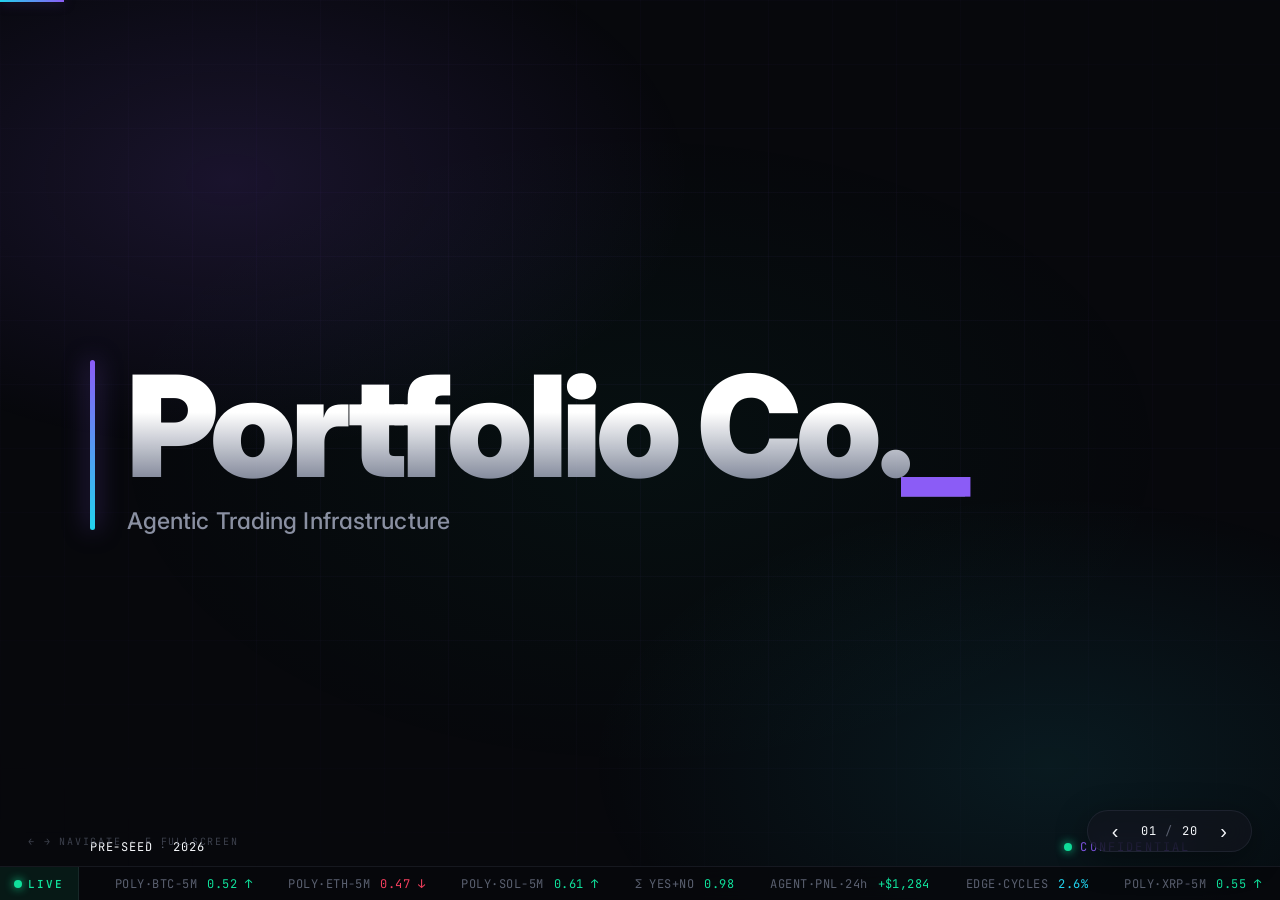
<file: pitch/index.html>
<!DOCTYPE html>
<html lang="en">
<head>
<meta charset="UTF-8" />
<meta name="viewport" content="width=device-width, initial-scale=1.0, viewport-fit=cover" />
<meta name="theme-color" content="#07080C" />
<title>Portfolio Co. — Investor Deck</title>
<link rel="preconnect" href="https://fonts.googleapis.com">
<link rel="preconnect" href="https://fonts.gstatic.com" crossorigin>
<link href="https://fonts.googleapis.com/css2?family=Inter:wght@400;500;600;700;800;900&family=JetBrains+Mono:wght@400;500;600;700&display=swap" rel="stylesheet">
<link rel="stylesheet" href="styles.css" />
</head>
<body>

<div class="bg-grid"></div>
<div class="bg-glow"></div>

<div class="progress" id="progress"></div>

<div class="deck">

  <!-- Slide 1: Title -->
  <section class="slide title-slide" data-slide="1">
    <div class="stage">
      <div class="title-wrap">
        <div class="title-bar"></div>
        <div>
          <h1 class="title">Portfolio Co.<span class="cursor-blink">_</span></h1>
          <p class="subtitle">Agentic Trading Infrastructure</p>
        </div>
      </div>
      <div class="footer">
        <span class="footer-left"><span class="mono">PRE-SEED</span> &nbsp;&middot;&nbsp; <span class="mono">2026</span></span>
        <span class="footer-right confidential"><span class="live-dot"></span>CONFIDENTIAL</span>
      </div>
    </div>
  </section>

  <!-- Slide 2: Market size (Cuban hook) -->
  <section class="slide" data-slide="2">
    <div class="stage">
      <div class="label purple">THE NUMBERS</div>
      <h2 class="headline">
        Prediction markets are a<br/>
        <span class="cyan glow-cyan mono" data-count="20" data-prefix="$" data-suffix="B">$0</span> <span class="inline-tag">/month</span> asset class<br/>
        heading to <span class="green glow-green mono" data-count="10" data-prefix="$" data-suffix="B">$0</span> <span class="inline-tag">/day</span>.
      </h2>
      <div class="growth-chart">
        <div class="bar" style="--h:14%;  --c:var(--violet);"><span class="bar-label">'23</span></div>
        <div class="bar" style="--h:30%;  --c:var(--violet);"><span class="bar-label">'24</span></div>
        <div class="bar" style="--h:58%;  --c:var(--cyan);"><span class="bar-label">'25</span></div>
        <div class="bar dashed" style="--h:100%; --c:var(--green);"><span class="bar-label">'28e</span></div>
      </div>
      <p class="lede">
        Nobody has built quant infra for this asset class. <span class="accent">Yet.</span>
      </p>
    </div>
  </section>

  <!-- Slide 3: The opportunity -->
  <section class="slide" data-slide="3">
    <div class="stage">
      <div class="label purple">THE OPPORTUNITY</div>
      <h2 class="headline">
        Binary outcomes.<br/>
        Known resolution.<br/>
        <span class="cyan glow-cyan">24/7. Every 5 minutes.</span>
      </h2>
      <p class="lede">
        Citadel can't run a 5-minute strategy on a $5 ticket.<br/>
        <span class="accent">The edge is wide open.</span>
      </p>
    </div>
  </section>

  <!-- Slide 4: What we build -->
  <section class="slide" data-slide="4">
    <div class="stage">
      <div class="label purple">WHAT WE BUILD</div>
      <h2 class="headline">
        AI agents that find<br/>
        <span class="green glow-green">probabilistic edge</span><br/>
        and execute autonomously.
      </h2>
      <p class="lede">
        No traders. No analysts. Just code and capital.
      </p>
    </div>
  </section>

  <!-- Slide 5: The agent pipeline -->
  <section class="slide" data-slide="5">
    <div class="stage">
      <div class="label purple">HOW IT WORKS</div>
      <h2 class="headline compact">Edge to execution. <span class="green glow-green">Autonomous.</span></h2>

      <div class="dp">
        <div class="dp-track">
          <div class="dp-line"></div>
          <div class="dp-glow"></div>
        </div>
        <div class="dp-nodes">
          <div class="dp-node" style="--c:var(--green)">
            <div class="dp-dot"></div>
            <div class="dp-label">Edge Detection</div>
            <div class="dp-tag dp-auto">AUTO</div>
          </div>
          <div class="dp-node" style="--c:var(--green)">
            <div class="dp-dot"></div>
            <div class="dp-label">Filter Discovery</div>
            <div class="dp-tag dp-auto">AUTO</div>
          </div>
          <div class="dp-node" style="--c:var(--orange)">
            <div class="dp-dot"></div>
            <div class="dp-label">Shadow Built</div>
            <div class="dp-tag dp-approval">APPROVAL</div>
          </div>
          <div class="dp-node" style="--c:var(--green)">
            <div class="dp-dot"></div>
            <div class="dp-label">Shadow Validation</div>
            <div class="dp-tag dp-auto">7+ DAYS</div>
          </div>
          <div class="dp-node" style="--c:var(--orange)">
            <div class="dp-dot"></div>
            <div class="dp-label">Real Proposal</div>
            <div class="dp-tag dp-approval">APPROVAL</div>
          </div>
          <div class="dp-node" style="--c:var(--green)">
            <div class="dp-dot"></div>
            <div class="dp-label">Real Deploy</div>
            <div class="dp-tag dp-auto">AUTO</div>
          </div>
          <div class="dp-node" style="--c:var(--violet)">
            <div class="dp-dot"></div>
            <div class="dp-label">Live Monitoring</div>
            <div class="dp-tag dp-live">CONTINUOUS</div>
          </div>
          <div class="dp-node" style="--c:var(--orange)">
            <div class="dp-dot"></div>
            <div class="dp-label">Retirement</div>
            <div class="dp-tag dp-approval">APPROVAL</div>
          </div>
        </div>
      </div>

      <div class="dp-legend mono">
        <span><span class="dp-ldot" style="background:var(--green)"></span>Automated</span>
        <span><span class="dp-ldot" style="background:var(--orange)"></span>Requires Approval</span>
        <span><span class="dp-ldot" style="background:var(--violet)"></span>Continuous</span>
      </div>
    </div>
  </section>

  <!-- Slide 6: The edge — reframed -->
  <section class="slide" data-slide="6">
    <div class="stage">
      <div class="label purple">THE EDGE</div>
      <h2 class="headline">
        Structural mispricing <br/>
        takes <span class="cyan glow-cyan">many forms</span>.
      </h2>
      <p class="lede">
        <span class="accent">We built an agent for each.</span>
      </p>
    </div>
  </section>

  <!-- Slide 7: Strategy arsenal overview -->
  <section class="slide" data-slide="7">
    <div class="stage">
      <div class="label purple">STRATEGY ARSENAL</div>
      <h2 class="headline compact">The agent's live playbook.</h2>
      <div class="strategy-grid">
        <div class="strategy-card">
          <div class="strategy-bar cyan-bg"></div>
          <div class="strategy-title">Bundle Arb</div>
          <div class="strategy-sub">Buy both sides below $1</div>
        </div>
        <div class="strategy-card">
          <div class="strategy-bar green-bg"></div>
          <div class="strategy-title">Flip 95c</div>
          <div class="strategy-sub">High-conviction leader buy</div>
        </div>
        <div class="strategy-card">
          <div class="strategy-bar violet-bg"></div>
          <div class="strategy-title">AllAgree 87c</div>
          <div class="strategy-sub">Cross-asset confirmation</div>
        </div>
        <div class="strategy-card">
          <div class="strategy-bar orange-bg"></div>
          <div class="strategy-title">First-Tick Momentum</div>
          <div class="strategy-sub">Thin-book tick-1 entry</div>
        </div>
        <div class="strategy-card">
          <div class="strategy-bar pink-bg"></div>
          <div class="strategy-title">Hedged Sequence</div>
          <div class="strategy-sub">Arb-cushioned directional</div>
        </div>
        <div class="strategy-card">
          <div class="strategy-bar red-bg"></div>
          <div class="strategy-title">Underdog Premarket</div>
          <div class="strategy-sub">Contrarian entry ≤ 47c</div>
        </div>
      </div>
      <p class="footnote">Plus competitor decoding, regime detection, tiered momentum, spot-price divergence and more.</p>
    </div>
  </section>

  <!-- Slide 8: Bundle Arb deep-dive -->
  <section class="slide" data-slide="8">
    <div class="stage stage-split">
      <div class="strat-left">
        <div class="label purple">BUNDLE ARB</div>
        <h2 class="headline compact">Buy both sides<br/>below $1.</h2>
        <p class="strat-desc">When YES + NO &lt; $1.00 before resolution, buying both locks in a structural profit. One side always pays $1.</p>
        <div class="mech mech-ob">
          <div class="mech-ob-row">
            <span class="mech-tag buy">YES</span>
            <div class="mech-bar green-bar" style="--w:48%"></div>
            <span class="mono mech-price">0.48</span>
          </div>
          <div class="mech-ob-row">
            <span class="mech-tag sell">NO</span>
            <div class="mech-bar red-bar" style="--w:50%"></div>
            <span class="mono mech-price">0.50</span>
          </div>
          <div class="mech-ob-sum">
            <span class="mono">Σ = <span class="green glow-green">0.98</span></span>
            <span class="mech-arrow">→</span>
            <span class="mono glow-green green">$1.00 payout</span>
          </div>
        </div>
      </div>
      <div class="strat-right">
        <div class="strat-stat primary">
          <div class="stat-number green glow-green mono" data-count="100" data-suffix="%">0%</div>
          <div class="stat-label">Win Rate</div>
        </div>
        <div class="strat-stat">
          <div class="stat-number cyan glow-cyan mono" data-count="837" data-suffix="K+">0</div>
          <div class="stat-label">Bundles Captured</div>
        </div>
        <div class="strat-stat">
          <div class="stat-number orange glow-orange mono" data-count="14.8" data-decimals="1" data-prefix="+$" data-suffix="K">+$0</div>
          <div class="stat-label">Locked-In PnL</div>
        </div>
        <div class="strat-fine mono">+1.77¢/bundle · 0 orphans · bidSum ≤ 0.98</div>
      </div>
    </div>
  </section>

  <!-- Slide 9: Flip 95c deep-dive -->
  <section class="slide" data-slide="9">
    <div class="stage stage-split">
      <div class="strat-left">
        <div class="label purple">FLIP 95c</div>
        <h2 class="headline compact">Leader at 95c<br/>resolves at 96.5%.</h2>
        <p class="strat-desc">When a market's leader reaches 95¢, the CLOB implies 95% probability. The actual outcome wins 96.5% of the time.</p>
        <div class="mech mech-chart">
          <svg viewBox="0 0 320 140" preserveAspectRatio="none" class="chart-svg">
            <defs>
              <linearGradient id="chartFill" x1="0" y1="0" x2="0" y2="1">
                <stop offset="0%" stop-color="rgba(16,225,156,0.35)"/>
                <stop offset="100%" stop-color="rgba(16,225,156,0)"/>
              </linearGradient>
            </defs>
            <path class="chart-area" d="M0,100 Q40,95 70,82 Q110,70 150,56 Q190,42 230,26 Q260,18 300,14 L300,140 L0,140 Z" fill="url(#chartFill)"/>
            <path class="chart-line" d="M0,100 Q40,95 70,82 Q110,70 150,56 Q190,42 230,26 Q260,18 300,14" fill="none" stroke="var(--green)" stroke-width="2"/>
            <circle class="chart-dot" cx="300" cy="14" r="6" fill="var(--green)"/>
          </svg>
          <div class="chart-axis">
            <span class="mono muted">0.50</span>
            <span class="mono glow-green green">BUY @ 0.95 → $1.00</span>
          </div>
        </div>
      </div>
      <div class="strat-right">
        <div class="strat-stat primary">
          <div class="stat-number green glow-green mono" data-count="96.6" data-decimals="1" data-suffix="%">0%</div>
          <div class="stat-label">Win Rate</div>
        </div>
        <div class="strat-stat">
          <div class="stat-number cyan glow-cyan mono" data-count="16.7" data-decimals="1" data-suffix="K+">0</div>
          <div class="stat-label">Shadow Trades</div>
        </div>
        <div class="strat-stat">
          <div class="stat-number orange glow-orange mono" data-count="1.5" data-decimals="1" data-prefix="+" data-suffix="pp">+0pp</div>
          <div class="stat-label">Edge Above Breakeven</div>
        </div>
        <div class="strat-fine mono">Fill-sensitive: 1¢ entry drift = 1pp breakeven shift</div>
      </div>
    </div>
  </section>

  <!-- Slide 10: AllAgree 87c deep-dive -->
  <section class="slide" data-slide="10">
    <div class="stage stage-split">
      <div class="strat-left">
        <div class="label purple">ALLAGREE 87c</div>
        <h2 class="headline compact">Three assets agree.<br/>One signal fires.</h2>
        <p class="strat-desc">BTC, ETH, SOL all reach 87¢ on the same side. 72% of 5-min slots resolve together. Agreement is the signal.</p>
        <div class="mech mech-allagree">
          <div class="aa-row">
            <span class="mech-tag mono aa-asset">BTC</span>
            <div class="mech-bar green-bar" style="--w:87%"></div>
            <span class="mono aa-price">0.87 <span class="green">↑</span></span>
          </div>
          <div class="aa-row">
            <span class="mech-tag mono aa-asset">ETH</span>
            <div class="mech-bar green-bar" style="--w:89%"></div>
            <span class="mono aa-price">0.89 <span class="green">↑</span></span>
          </div>
          <div class="aa-row">
            <span class="mech-tag mono aa-asset">SOL</span>
            <div class="mech-bar green-bar" style="--w:87%"></div>
            <span class="mono aa-price">0.87 <span class="green">↑</span></span>
          </div>
          <div class="aa-signal">
            <span class="live-dot"></span>
            <span class="mono">ALL AGREE — SIGNAL FIRED</span>
          </div>
        </div>
      </div>
      <div class="strat-right">
        <div class="strat-stat primary">
          <div class="stat-number green glow-green mono" data-count="92.96" data-decimals="2" data-suffix="%">0%</div>
          <div class="stat-label">Win Rate</div>
        </div>
        <div class="strat-stat">
          <div class="stat-number violet glow-violet mono" data-count="31.8" data-decimals="1" data-prefix="+$" data-suffix="K">+$0</div>
          <div class="stat-label">26-Day PnL (50 shares)</div>
        </div>
        <div class="strat-stat">
          <div class="stat-number cyan glow-cyan mono">26/26</div>
          <div class="stat-label">Profitable Days</div>
        </div>
        <div class="strat-fine mono">+$1,224/day avg · 5,012 slots · zero losing days</div>
      </div>
    </div>
  </section>

  <!-- Slide 11: First-Tick Momentum deep-dive -->
  <section class="slide" data-slide="11">
    <div class="stage stage-split">
      <div class="strat-left">
        <div class="label purple">FIRST-TICK MOMENTUM</div>
        <h2 class="headline compact">Read tick one.<br/>Act in two seconds.</h2>
        <p class="strat-desc">The first real tick reveals informed flow before the book deepens. We buy the leader at T+1s and hold to resolution.</p>
        <div class="mech mech-ftm">
          <div class="ftm-timer mono glow-cyan">T+00:00:01.8</div>
          <div class="ftm-ticks">
            <div class="ftm-tick">tick 0 &nbsp;<span class="mono muted">—</span></div>
            <div class="ftm-tick">tick 1 &nbsp;<span class="mono green">0.60 ↑</span></div>
            <div class="ftm-tick glow">tick 2 &nbsp;<span class="mono green">0.63 ↑↑</span></div>
          </div>
          <div class="ftm-buy">
            <span class="mech-arrow">→</span>
            <span class="mono glow-green green">BUY leader @ 0.60</span>
          </div>
        </div>
      </div>
      <div class="strat-right">
        <div class="strat-stat primary">
          <div class="stat-number green glow-green mono" data-count="61.6" data-decimals="1" data-suffix="%">0%</div>
          <div class="stat-label">Win Rate</div>
        </div>
        <div class="strat-stat">
          <div class="stat-number cyan glow-cyan mono" data-count="3.2" data-decimals="1" data-prefix="+$" data-suffix="K">+$0</div>
          <div class="stat-label">Backtest PnL (28 days)</div>
        </div>
        <div class="strat-stat">
          <div class="stat-number orange glow-orange mono">21/28</div>
          <div class="stat-label">Winning Days</div>
        </div>
        <div class="strat-fine mono">+1.8pp edge · 59.8¢ avg entry · 3,488 confirmed trades</div>
      </div>
    </div>
  </section>

  <!-- Slide 12: Hedged Sequence deep-dive -->
  <section class="slide" data-slide="12">
    <div class="stage stage-split">
      <div class="strat-left">
        <div class="label purple">HEDGED SEQUENCE</div>
        <h2 class="headline compact">Arb first.<br/>Direction second.</h2>
        <p class="strat-desc">Buy both sides cheap. Cut the loser at T+60s. Hold the winner to resolution. Even when wrong, the arb cushion absorbs the loss.</p>
        <div class="mech mech-timeline">
          <div class="tl-row">
            <div class="tl-dot cyan-bg"></div>
            <div class="tl-label"><span class="mono">T+0</span> · Buy both sides</div>
            <div class="tl-result mono">Σ = 0.93</div>
          </div>
          <div class="tl-connector"></div>
          <div class="tl-row">
            <div class="tl-dot orange-bg"></div>
            <div class="tl-label"><span class="mono">T+60</span> · Sell loser</div>
            <div class="tl-result mono">recover 0.35</div>
          </div>
          <div class="tl-connector"></div>
          <div class="tl-row">
            <div class="tl-dot green-bg"></div>
            <div class="tl-label"><span class="mono">T+300</span> · Hold winner</div>
            <div class="tl-result mono glow-green green">$1.00</div>
          </div>
        </div>
      </div>
      <div class="strat-right">
        <div class="strat-stat primary">
          <div class="stat-number green glow-green mono">z = 72.7</div>
          <div class="stat-label">Statistical Edge</div>
        </div>
        <div class="strat-stat">
          <div class="stat-number orange glow-orange mono" data-count="67" data-prefix="+" data-suffix="¢">+0¢</div>
          <div class="stat-label">Uncapped Gain</div>
        </div>
        <div class="strat-stat">
          <div class="stat-number red glow-pink mono" data-count="28" data-prefix="-" data-suffix="¢">-0¢</div>
          <div class="stat-label">Capped Loss</div>
        </div>
        <div class="strat-fine mono">Arb cushion converts directional risk into a free option</div>
      </div>
    </div>
  </section>

  <!-- Slide 13: Underdog Premarket deep-dive -->
  <section class="slide" data-slide="13">
    <div class="stage stage-split">
      <div class="strat-left">
        <div class="label purple">UNDERDOG PREMARKET</div>
        <h2 class="headline compact">The underdog<br/>is underpriced.</h2>
        <p class="strat-desc">Premarket CLOB systematically over-prices the early leader. We buy the other side at ≤47¢ and let the 5-min coin flip play out.</p>
        <div class="mech mech-range">
          <div class="range-scale">
            <div class="range-track"></div>
            <div class="range-zone green-zone" style="--start:0%; --end:47%"></div>
            <div class="range-tick" style="--p:0%"><span class="mono muted">0.00</span></div>
            <div class="range-tick" style="--p:47%"><span class="mono green glow-green">0.47</span></div>
            <div class="range-tick" style="--p:100%"><span class="mono muted">1.00</span></div>
          </div>
          <div class="range-pulse">
            <span class="mech-arrow">↑</span>
            <span class="mono glow-green green">ENTRY ZONE</span>
          </div>
        </div>
      </div>
      <div class="strat-right">
        <div class="strat-stat primary">
          <div class="stat-number green glow-green mono" data-count="18.9" data-decimals="1" data-prefix="+$" data-suffix="K">+$0</div>
          <div class="stat-label">37-Day PnL</div>
        </div>
        <div class="strat-stat">
          <div class="stat-number cyan glow-cyan mono" data-count="19.4" data-decimals="1" data-suffix="K">0</div>
          <div class="stat-label">Trades Executed</div>
        </div>
        <div class="strat-stat">
          <div class="stat-number orange glow-orange mono" data-count="511" data-prefix="+$" data-suffix="/d">+$0/d</div>
          <div class="stat-label">Avg Daily PnL</div>
        </div>
        <div class="strat-fine mono">+2.0pp edge · strongest below 40¢ (+4.9pp) · 50 shares</div>
      </div>
    </div>
  </section>

  <!-- Slide 14: Competitor Decoding deep-dive -->
  <section class="slide" data-slide="14">
    <div class="stage stage-split">
      <div class="strat-left">
        <div class="label purple">COMPETITOR INTEL</div>
        <h2 class="headline compact">Other bots leak.<br/>We read the leak.</h2>
        <p class="strat-desc">Every trade on Polymarket is on-chain. We reverse-engineer live bots, map their triggers, and front-run or fade their flow.</p>
        <div class="mech mech-decode">
          <div class="decode-header mono">
            <span class="muted">TARGET</span>
            <span>0x7F69...6162</span>
            <span class="live-badge-inline"><span class="live-dot"></span>LIVE</span>
          </div>
          <div class="decode-stream">
            <div class="decode-line"><span class="mono muted">08:32:14</span> <span class="mono">BUY 71 @ 0.62</span></div>
            <div class="decode-line"><span class="mono muted">08:32:16</span> <span class="mono">BUY 87 @ 0.64</span></div>
            <div class="decode-line hl"><span class="mono muted">08:32:18</span> <span class="mono green">BUY 95 @ 0.67</span></div>
            <div class="decode-line"><span class="mono muted">08:32:19</span> <span class="mono">BUY 63 @ 0.71</span></div>
            <div class="decode-line muted"><span class="mono">08:32:21</span> <span class="mono">BUY 58 @ 0.74</span></div>
          </div>
          <div class="decode-pattern">
            <span class="mono glow-cyan cyan">PATTERN:</span>
            <span class="mono">momentum chase · 86% buy on up-tick</span>
          </div>
          <div class="decode-stamp mono glow-green green">DECODED</div>
        </div>
      </div>
      <div class="strat-right">
        <div class="strat-stat primary">
          <div class="stat-number orange glow-orange mono" data-count="14" data-prefix="$" data-suffix="K/d">$0K/d</div>
          <div class="stat-label">Target Bot's PnL</div>
        </div>
        <div class="strat-stat">
          <div class="stat-number cyan glow-cyan mono" data-count="37" data-suffix="K+">0</div>
          <div class="stat-label">Trades Analyzed</div>
        </div>
        <div class="strat-stat">
          <div class="stat-number violet glow-violet mono" data-count="245">0</div>
          <div class="stat-label">Markets Decoded</div>
        </div>
        <div class="strat-fine mono">One bot decoded in hours · agent now searching the next one</div>
      </div>
    </div>
  </section>

  <!-- Slide 15: Data foundation -->
  <section class="slide" data-slide="15">
    <div class="stage">
      <div class="label purple">THE FOUNDATION</div>
      <h2 class="headline compact">Everything above was built on hard data.</h2>
      <div class="stat-grid stat-grid-4">
        <div class="stat-card">
          <div class="stat-number cyan glow-cyan mono" data-count="8" data-suffix="M+">0</div>
          <div class="stat-label">Polymarket Ticks</div>
        </div>
        <div class="stat-card">
          <div class="stat-number green glow-green mono" data-count="25" data-suffix="K+">0</div>
          <div class="stat-label">Resolved Markets</div>
        </div>
        <div class="stat-card">
          <div class="stat-number violet glow-violet mono">7 / 7</div>
          <div class="stat-label">Strategies Live</div>
        </div>
        <div class="stat-card">
          <div class="stat-number orange glow-orange mono">0</div>
          <div class="stat-label">Dollars Lost to<br/>Untested Deploys</div>
        </div>
      </div>
      <p class="footnote">Every strategy shadow-tested against live data before a single dollar deployed.</p>
    </div>
  </section>

  <!-- Slide 16: Revenue model -->
  <section class="slide" data-slide="16">
    <div class="stage">
      <div class="label purple">REVENUE MODEL</div>
      <h2 class="headline compact centered">
        Spread <span class="muted">×</span> Volume <span class="muted">×</span> Velocity
      </h2>
      <div class="stat-grid stat-grid-4">
        <div class="stat-card">
          <div class="stat-number cyan glow-cyan mono">1–3%</div>
          <div class="stat-label">structural spread<br/>per cycle</div>
        </div>
        <div class="stat-card">
          <div class="stat-number green glow-green mono" data-count="200" data-suffix="+">0</div>
          <div class="stat-label">capital turns<br/>per day</div>
        </div>
        <div class="stat-card">
          <div class="stat-number violet glow-violet mono" data-count="90" data-suffix="%+">0</div>
          <div class="stat-label">operating<br/>margins</div>
        </div>
        <div class="stat-card">
          <div class="stat-number orange glow-orange">Linear</div>
          <div class="stat-label">scaling with<br/>capital</div>
        </div>
      </div>
      <p class="footnote">Fully autonomous. Cloud compute only. No traders, no analysts, no office.</p>
    </div>
  </section>

  <!-- Slide 17: Scaling path -->
  <section class="slide" data-slide="17">
    <div class="stage">
      <div class="label purple">SCALING PATH</div>
      <h2 class="headline compact">The agent generalizes.</h2>
      <div class="path-grid">
        <div class="path-card cyan-border">
          <div class="path-title cyan">Now</div>
          <div class="path-sub">Polymarket crypto<br/>5m + 15m markets</div>
        </div>
        <div class="path-card violet-border">
          <div class="path-title violet">6 months</div>
          <div class="path-sub">Multi-timeframe<br/>$500K+ deployed</div>
        </div>
        <div class="path-card orange-border">
          <div class="path-title orange">12 months</div>
          <div class="path-sub">Multi-venue<br/>Kalshi, new market types</div>
        </div>
      </div>
      <p class="footnote">Each new venue and market type is additive revenue, zero incremental cost.</p>
    </div>
  </section>

  <!-- Slide 18: Founder -->
  <section class="slide" data-slide="18">
    <div class="stage">
      <div class="label purple">FOUNDER</div>
      <h2 class="headline compact">Solo founder. Builder.</h2>
      <div class="founder-list">
        <div class="founder-row">
          <div class="founder-bar cyan-bg"></div>
          <div class="founder-name">YOLOrekt</div>
          <div class="founder-desc"><span class="mono">$2B+</span> leveraged trading volume</div>
        </div>
        <div class="founder-row">
          <div class="founder-bar violet-bg"></div>
          <div class="founder-name">SpankChain</div>
          <div class="founder-desc">Co-founder · Crypto infrastructure pioneer</div>
        </div>
        <div class="founder-row">
          <div class="founder-bar green-bg"></div>
          <div class="founder-name">Portfolio Co.</div>
          <div class="founder-desc">Built the agent harness for prediction-market trading infrastructure</div>
        </div>
      </div>
    </div>
  </section>

  <!-- Slide 19: Why Cuban -->
  <section class="slide" data-slide="19">
    <div class="stage">
      <div class="label purple">WHY YOU</div>
      <h2 class="headline compact">You already see it.</h2>
      <div class="why-grid">
        <div class="why-row">
          <div class="why-marker cyan glow-cyan mono">01</div>
          <div class="why-text">You've been early before. This is the next one.</div>
        </div>
        <div class="why-row">
          <div class="why-marker green glow-green mono">02</div>
          <div class="why-text">Sports + crypto + politics. One CLOB. One edge.</div>
        </div>
        <div class="why-row">
          <div class="why-marker violet glow-violet mono">03</div>
          <div class="why-text">Capital scales linearly. Zero inventory risk.</div>
        </div>
        <div class="why-row">
          <div class="why-marker orange glow-orange mono">04</div>
          <div class="why-text">One founder. Live PnL. Agent keeps trading.</div>
        </div>
      </div>
    </div>
  </section>

  <!-- Slide 20: The ask -->
  <section class="slide" data-slide="20">
    <div class="stage ask-stage">
      <div class="label purple">THE ASK</div>
      <div class="ask-block">
        <div class="ask-row">
          <div class="ask-cell">
            <div class="ask-small">raising</div>
            <div class="ask-big mono glow-cyan cyan" data-count="250" data-prefix="$" data-suffix="K">$0</div>
          </div>
          <div class="ask-div">@</div>
          <div class="ask-cell">
            <div class="ask-small">valuation</div>
            <div class="ask-big mono glow-violet violet" data-count="2.5" data-decimals="1" data-prefix="$" data-suffix="M">$0</div>
          </div>
        </div>
        <div class="ask-split">
          <div class="split-card">
            <div class="split-pct mono glow-green green" data-count="80" data-suffix="%">0%</div>
            <div class="split-label">Trading Capital</div>
          </div>
          <div class="split-card">
            <div class="split-pct mono glow-cyan cyan" data-count="15" data-suffix="%">0%</div>
            <div class="split-label">Infrastructure</div>
          </div>
          <div class="split-card">
            <div class="split-pct mono glow-orange orange" data-count="5" data-suffix="%">0%</div>
            <div class="split-label">Runway</div>
          </div>
        </div>
        <div class="tagline-card">
          <div class="tagline-name">Portfolio Co.</div>
          <div class="tagline-sub">Autonomous. Data-Driven. Scalable.</div>
        </div>
      </div>
    </div>
  </section>

</div>

<!-- Ticker strip -->
<div class="ticker">
  <div class="live-badge"><span class="live-dot"></span>LIVE</div>
  <div class="ticker-track">
    <div class="ticker-item"><span class="muted">POLY·BTC-5M</span> <span class="mono green">0.52 ↑</span></div>
    <div class="ticker-item"><span class="muted">POLY·ETH-5M</span> <span class="mono red">0.47 ↓</span></div>
    <div class="ticker-item"><span class="muted">POLY·SOL-5M</span> <span class="mono green">0.61 ↑</span></div>
    <div class="ticker-item"><span class="muted">Σ YES+NO</span> <span class="mono green">0.98</span></div>
    <div class="ticker-item"><span class="muted">AGENT·PNL·24h</span> <span class="mono green">+$1,284</span></div>
    <div class="ticker-item"><span class="muted">EDGE·CYCLES</span> <span class="mono cyan">2.6%</span></div>
    <div class="ticker-item"><span class="muted">POLY·XRP-5M</span> <span class="mono green">0.55 ↑</span></div>
    <div class="ticker-item"><span class="muted">KALSHI·NFL</span> <span class="mono red">0.38 ↓</span></div>
    <div class="ticker-item"><span class="muted">POLY·BTC-15M</span> <span class="mono green">0.67 ↑</span></div>
    <div class="ticker-item"><span class="muted">MARKETS·LIVE</span> <span class="mono violet">2,184</span></div>
    <!-- duplicate for seamless loop -->
    <div class="ticker-item"><span class="muted">POLY·BTC-5M</span> <span class="mono green">0.52 ↑</span></div>
    <div class="ticker-item"><span class="muted">POLY·ETH-5M</span> <span class="mono red">0.47 ↓</span></div>
    <div class="ticker-item"><span class="muted">POLY·SOL-5M</span> <span class="mono green">0.61 ↑</span></div>
    <div class="ticker-item"><span class="muted">Σ YES+NO</span> <span class="mono green">0.98</span></div>
    <div class="ticker-item"><span class="muted">AGENT·PNL·24h</span> <span class="mono green">+$1,284</span></div>
    <div class="ticker-item"><span class="muted">EDGE·CYCLES</span> <span class="mono cyan">2.6%</span></div>
    <div class="ticker-item"><span class="muted">POLY·XRP-5M</span> <span class="mono green">0.55 ↑</span></div>
    <div class="ticker-item"><span class="muted">KALSHI·NFL</span> <span class="mono red">0.38 ↓</span></div>
    <div class="ticker-item"><span class="muted">POLY·BTC-15M</span> <span class="mono green">0.67 ↑</span></div>
    <div class="ticker-item"><span class="muted">MARKETS·LIVE</span> <span class="mono violet">2,184</span></div>
  </div>
</div>

<!-- Navigation -->
<div class="nav">
  <button class="nav-btn" id="prev" aria-label="previous">‹</button>
  <div class="counter mono"><span id="cur">01</span> <span class="muted">/</span> <span id="total">14</span></div>
  <button class="nav-btn" id="next" aria-label="next">›</button>
</div>

<div class="hint mono">← → NAVIGATE · F FULLSCREEN</div>

<script>
(() => {
  const slides = document.querySelectorAll('.slide');
  const total = slides.length;
  const curEl = document.getElementById('cur');
  const totalEl = document.getElementById('total');
  const progress = document.getElementById('progress');
  totalEl.textContent = String(total).padStart(2, '0');

  let i = 0;
  let direction = 1;

  const easeOutCubic = (t) => 1 - Math.pow(1 - t, 3);

  const animateCount = (el) => {
    if (el.dataset.animated === '1') return;
    const target = parseFloat(el.dataset.count);
    if (isNaN(target)) return;
    const prefix = el.dataset.prefix || '';
    const suffix = el.dataset.suffix || '';
    const decimals = parseInt(el.dataset.decimals || '0', 10);
    const duration = 1100;
    let start = null;
    const step = (ts) => {
      if (start === null) start = ts;
      const p = Math.min((ts - start) / duration, 1);
      const eased = easeOutCubic(p);
      const cur = target * eased;
      el.textContent = prefix + cur.toFixed(decimals) + suffix;
      if (p < 1) requestAnimationFrame(step);
      else el.dataset.animated = '1';
    };
    requestAnimationFrame(step);
  };

  const resetCount = (el) => {
    if (!el.dataset.count) return;
    const prefix = el.dataset.prefix || '';
    const suffix = el.dataset.suffix || '';
    const decimals = parseInt(el.dataset.decimals || '0', 10);
    el.textContent = prefix + (0).toFixed(decimals) + suffix;
    el.dataset.animated = '0';
  };

  const render = () => {
    slides.forEach((s, idx) => {
      const wasActive = s.classList.contains('active');
      s.classList.toggle('active', idx === i);
      s.classList.toggle('prev', idx < i);
      s.classList.toggle('next', idx > i);
      if (!s.classList.contains('active') && wasActive) {
        s.querySelectorAll('[data-count]').forEach(resetCount);
      }
    });
    const active = slides[i];
    // trigger count-ups after transform settles
    setTimeout(() => {
      active.querySelectorAll('[data-count]').forEach(animateCount);
    }, 300);

    // trigger pipeline animation on slide 5
    if (active.dataset.slide === '5') {
      setTimeout(() => runDeckPipeline(), 400);
    } else {
      resetDeckPipeline();
    }

    curEl.textContent = String(i + 1).padStart(2, '0');
    progress.style.width = ((i + 1) / total * 100) + '%';
    const url = new URL(window.location.href);
    url.hash = '#' + (i + 1);
    history.replaceState(null, '', url);
  };

  const go = (n) => {
    const next = Math.max(0, Math.min(total - 1, n));
    if (next === i) return;
    direction = next > i ? 1 : -1;
    document.documentElement.style.setProperty('--dir', direction);
    i = next;
    render();
  };

  document.getElementById('next').addEventListener('click', (e) => { e.stopPropagation(); go(i + 1); });
  document.getElementById('prev').addEventListener('click', (e) => { e.stopPropagation(); go(i - 1); });

  document.addEventListener('keydown', (e) => {
    if (e.key === 'ArrowRight' || e.key === ' ' || e.key === 'PageDown') { e.preventDefault(); go(i + 1); }
    else if (e.key === 'ArrowLeft' || e.key === 'PageUp') { e.preventDefault(); go(i - 1); }
    else if (e.key === 'Home') { go(0); }
    else if (e.key === 'End') { go(total - 1); }
    else if (e.key === 'f' || e.key === 'F') {
      if (!document.fullscreenElement) document.documentElement.requestFullscreen();
      else document.exitFullscreen();
    }
  });

  document.addEventListener('click', (e) => {
    if (e.target.closest('.nav') || e.target.closest('a') || e.target.closest('button') || e.target.closest('.ticker')) return;
    // Ignore taps that coincide with a swipe
    if (touchSwipeFired) { touchSwipeFired = false; return; }
    go(i + 1);
  });

  // Swipe navigation for touch devices
  let touchStartX = 0, touchStartY = 0, touchStartT = 0;
  let touchSwipeFired = false;

  document.addEventListener('touchstart', (e) => {
    const t = e.changedTouches[0];
    touchStartX = t.screenX;
    touchStartY = t.screenY;
    touchStartT = Date.now();
    touchSwipeFired = false;
  }, { passive: true });

  document.addEventListener('touchend', (e) => {
    if (e.target.closest('.nav') || e.target.closest('.ticker')) return;
    const t = e.changedTouches[0];
    const dx = t.screenX - touchStartX;
    const dy = t.screenY - touchStartY;
    const dt = Date.now() - touchStartT;
    // Swipe threshold: 50px horizontal, dominant horizontal axis, quick-ish
    if (Math.abs(dx) > 50 && Math.abs(dx) > Math.abs(dy) * 1.4 && dt < 600) {
      touchSwipeFired = true;
      go(dx < 0 ? i + 1 : i - 1);
    }
  }, { passive: true });

  /* ─── Deck Pipeline Animation ─── */
  let dpTimer = null;

  function resetDeckPipeline() {
    if (dpTimer) { clearTimeout(dpTimer); dpTimer = null; }
    document.querySelectorAll('.dp-node').forEach(n => n.classList.remove('lit','done'));
    const g = document.querySelector('.dp-glow');
    if (g) { g.style.opacity = '0'; g.style.transition = 'none'; }
  }

  function runDeckPipeline() {
    resetDeckPipeline();
    const nodes = document.querySelectorAll('.dp-node');
    const glow = document.querySelector('.dp-glow');
    if (!nodes.length || !glow) return;
    const total = nodes.length;
    const stepMs = 420;
    const pauseMs = 180;

    glow.style.opacity = '1';
    glow.style.transition = 'none';

    let t = 0;
    const timers = [];
    nodes.forEach((node, idx) => {
      const isApproval = node.querySelector('.dp-approval');
      const delay = t;
      timers.push(setTimeout(() => {
        const pct = (idx / (total - 1)) * 90 + 3;
        glow.style.transition = 'left ' + (stepMs * 0.7) + 'ms cubic-bezier(.22,1,.36,1)';
        glow.style.left = pct + '%';
        if (idx > 0) nodes[idx - 1].classList.replace('lit', 'done');
        node.classList.add('lit');
      }, delay));
      t += stepMs + (isApproval ? pauseMs : 0);
    });

    timers.push(setTimeout(() => {
      nodes[total - 1].classList.replace('lit', 'done');
      glow.style.transition = 'opacity .6s ease';
      glow.style.opacity = '0.3';
    }, t + 300));

    dpTimer = setTimeout(() => {
      nodes.forEach(n => n.classList.remove('lit', 'done'));
      glow.style.transition = 'opacity .4s ease';
      glow.style.opacity = '0';
      setTimeout(() => runDeckPipeline(), 500);
    }, t + 2800);
  }

  const hash = parseInt(window.location.hash.replace('#', ''), 10);
  if (!isNaN(hash) && hash >= 1 && hash <= total) i = hash - 1;
  render();
})();
</script>
</body>
</html>
</file>
<file: styles.css>
:root {
  --bg: #07080C;
  --bg2: #0C0E14;
  --card: rgba(20,22,32,0.55);
  --border: rgba(139,149,180,0.12);
  --border2: rgba(139,149,180,0.22);
  --text: #F5F7FA;
  --dim: #8A90A2;
  --muted: #5A6070;
  --cyan: #22D3EE;
  --green: #10E19C;
  --violet: #8B5CF6;
  --purple: #A855F7;
  --pink: #EC4899;
  --orange: #F59E0B;
  --red: #F43F5E;
  --font: "Inter",-apple-system,BlinkMacSystemFont,"Segoe UI",sans-serif;
  --mono: "JetBrains Mono","SF Mono",Menlo,monospace;
  --snap: cubic-bezier(.16,1,.3,1);
  --spring: cubic-bezier(.34,1.56,.64,1);
  --spring-soft: cubic-bezier(.22,1.2,.36,1);
  --bounce: cubic-bezier(.68,-.55,.265,1.55);
}
*{box-sizing:border-box;margin:0;padding:0}
html{scroll-behavior:smooth}
body{background:#020308;color:var(--text);font-family:var(--font);-webkit-font-smoothing:antialiased;overflow-x:hidden}
.mono{font-family:var(--mono);font-feature-settings:"tnum"}
a{color:var(--text);text-decoration:none}
.cyan{color:var(--cyan)}.green{color:var(--green)}.violet{color:var(--violet)}.purple{color:var(--purple)}
.pink{color:var(--pink)}.orange{color:var(--orange)}.red{color:var(--red)}.muted{color:var(--muted)}.accent{color:var(--text);font-weight:600}
.glow-cyan{text-shadow:0 0 28px rgba(34,211,238,.45)}.glow-green{text-shadow:0 0 28px rgba(16,225,156,.45)}
.glow-violet{text-shadow:0 0 28px rgba(139,92,246,.45)}.glow-orange{text-shadow:0 0 28px rgba(245,158,11,.45)}
.glow-pink{text-shadow:0 0 28px rgba(236,72,153,.45)}
.cyan-bg{background:var(--cyan)}.green-bg{background:var(--green)}.violet-bg{background:var(--violet)}
.pink-bg{background:var(--pink)}.orange-bg{background:var(--orange)}.red-bg{background:var(--red)}

/* Canvas */
#particles{position:fixed;inset:0;z-index:0;pointer-events:none}

/* ─── Blurred trading dashboard background ─── */
.dash-bg{
  position:fixed;inset:0;z-index:1;pointer-events:none;
  filter:blur(2px);
  opacity:.75;
  font-family:var(--mono);font-size:12px;color:#ccd;
  display:grid;
  grid-template-columns:280px 220px 1fr 260px;
  grid-template-rows:auto 1fr auto;
  gap:14px;
  padding:60px 30px 30px;
  overflow:hidden;
  animation:dash-drift 30s ease-in-out infinite alternate;
}
@keyframes dash-drift{
  0%{transform:translate(0,0) scale(1)}
  50%{transform:translate(-1%,.5%) scale(1.01)}
  100%{transform:translate(.5%,-1%) scale(1)}
}

.dash-panel{
  background:rgba(30,32,55,.85);
  border:1px solid rgba(90,95,140,.4);
  border-radius:8px;
  padding:12px 14px;
  display:flex;flex-direction:column;gap:6px;
}
.dash-prices{grid-column:1;grid-row:1}
.dash-stats{grid-column:2;grid-row:1}
.dash-table{grid-column:3;grid-row:1/3}
.dash-daily{grid-column:1/3;grid-row:2}
.dash-controls{grid-column:4;grid-row:1/3}

.dash-row{display:flex;justify-content:space-between;gap:10px;padding:3px 0;border-bottom:1px solid rgba(80,85,130,.3)}
.dash-hdr{display:flex;justify-content:space-between;gap:10px;padding:3px 0;border-bottom:1px solid rgba(120,120,180,.4);font-size:10px;color:rgba(180,180,220,.7);letter-spacing:.1em;text-transform:uppercase}
.dash-label{color:rgba(220,220,240,.8);font-weight:600;min-width:40px}
.dash-val{color:rgba(200,200,220,.7)}
.dash-up{color:rgba(76,200,80,.9)}
.dash-dn{color:rgba(255,80,70,.85)}
.dash-tag{font-size:10px;font-weight:700;padding:1px 6px;border-radius:3px}
.dash-tag.g{background:rgba(76,200,80,.3);color:rgba(76,220,80,.95)}
.dash-tag.r{background:rgba(255,80,70,.25);color:rgba(255,80,70,.9)}
.dash-bg .g{color:rgba(76,200,80,.9)}
.dash-bg .r{color:rgba(255,80,70,.85)}
.dash-bg .c{color:rgba(34,220,238,.85)}

.dash-btn{display:inline-block;padding:4px 14px;border-radius:4px;font-size:10px;font-weight:700;letter-spacing:.1em;margin-bottom:4px;text-align:center}
.g-btn{background:rgba(76,200,80,.35);color:rgba(76,220,80,.95);border:1px solid rgba(76,200,80,.4)}
.r-btn{background:rgba(255,80,70,.3);color:rgba(255,80,70,.9);border:1px solid rgba(255,80,70,.35)}
.o-btn{background:rgba(255,160,0,.3);color:rgba(255,180,0,.9);border:1px solid rgba(255,160,0,.35)}
.dash-status{font-size:10px;color:rgba(180,180,220,.7);display:flex;align-items:center;gap:6px;padding:3px 0}
.dot-g,.dot-o{width:6px;height:6px;border-radius:50%;flex-shrink:0}
.dot-g{background:rgba(76,220,80,.9);box-shadow:0 0 8px rgba(76,200,80,.7)}
.dot-o{background:rgba(255,180,0,.8);box-shadow:0 0 8px rgba(255,160,0,.6)}

@media(max-width:900px){.dash-bg{grid-template-columns:1fr 1fr;grid-template-rows:auto auto auto}}
@media(max-width:600px){.dash-bg{grid-template-columns:1fr;opacity:.12;filter:blur(3px)}}

/* Nav */
.nav{position:fixed;top:0;left:0;right:0;z-index:200;display:flex;align-items:center;justify-content:space-between;padding:16px 40px;transition:background .3s,backdrop-filter .3s}
.nav.scrolled{background:rgba(7,8,12,.85);backdrop-filter:blur(16px);border-bottom:1px solid var(--border)}
.nav-brand{font-size:13px;letter-spacing:.22em;color:var(--violet);font-weight:700}
.nav-links{display:flex;gap:28px;align-items:center;font-size:13px;letter-spacing:.04em}
.nav-links a{color:var(--dim);transition:color .2s}
.nav-links a:hover{color:var(--text)}
.nav-cta{padding:6px 14px;border:1px solid var(--violet);border-radius:6px;color:var(--violet)!important;transition:background .2s,color .2s}
.nav-cta:hover{background:var(--violet);color:var(--text)!important}

/* Hero */
.hero{position:relative;z-index:2;min-height:100vh;min-height:100dvh;display:flex;align-items:center;justify-content:center;padding:0 40px}
.hero-content{max-width:900px;text-align:center}
.hero-bar{width:4px;height:56px;background:linear-gradient(180deg,var(--violet),var(--cyan));border-radius:2px;margin:0 auto 28px;box-shadow:0 0 20px rgba(139,92,246,.6)}
.hero-title{font-size:clamp(64px,12vw,140px);font-weight:900;letter-spacing:-.04em;line-height:1;background:linear-gradient(180deg,#fff 40%,rgba(139,149,180,.6));-webkit-background-clip:text;background-clip:text;color:transparent;margin-bottom:16px}
.hero-sub{font-size:clamp(16px,2vw,24px);color:var(--dim);font-weight:500;letter-spacing:.01em;margin-bottom:20px}
.hero-tags{display:flex;justify-content:center;gap:14px;font-size:11px;color:var(--muted);letter-spacing:.14em;margin-bottom:44px}
.hero-tags .dot{color:var(--violet)}
.hero-ctas{display:flex;gap:16px;justify-content:center}

.btn{display:inline-flex;align-items:center;padding:12px 28px;border-radius:8px;font-size:14px;font-weight:600;letter-spacing:.02em;transition:all .35s var(--spring);cursor:pointer;border:none}
.btn-primary{background:linear-gradient(135deg,var(--violet),rgba(139,92,246,.7));color:#fff;box-shadow:0 0 20px rgba(139,92,246,.3)}
.btn-primary:hover{transform:translateY(-3px) scale(1.03);box-shadow:0 6px 32px rgba(139,92,246,.5)}
.btn-primary:active{transform:translateY(0) scale(.97);transition-duration:.1s}
.btn-ghost{border:1px solid var(--border2);color:var(--dim);background:transparent}
.btn-ghost:hover{border-color:var(--violet);color:var(--text)}
.btn-lg{padding:16px 36px;font-size:16px}

.scroll-hint{position:absolute;bottom:32px;left:50%;transform:translateX(-50%);font-size:10px;color:var(--muted);letter-spacing:.2em;display:flex;flex-direction:column;align-items:center;gap:6px;animation:bobble 2s ease-in-out infinite}
.scroll-arrow{width:1px;height:24px;background:linear-gradient(180deg,transparent,var(--muted))}
@keyframes bobble{0%,100%{transform:translateX(-50%) translateY(0)}50%{transform:translateX(-50%) translateY(6px)}}

/* Sections */
.section{position:relative;z-index:2;padding:120px 40px}
.section-dark{background:rgba(12,14,20,.92)}
.container{max-width:1100px;margin:0 auto}
.center{text-align:center}
.section-label{font-size:11px;letter-spacing:.22em;color:var(--purple);font-weight:600;border-bottom:1px solid var(--purple);display:inline-block;padding-bottom:4px;margin-bottom:40px}
.section-headline{font-size:clamp(36px,5vw,68px);font-weight:800;letter-spacing:-.025em;line-height:1.08;margin-bottom:28px}
.section-headline.compact{font-size:clamp(30px,4.2vw,56px)}
.section-lede{font-size:clamp(16px,1.6vw,22px);color:var(--dim);line-height:1.55;max-width:700px;margin-top:28px}
.section-sub{font-size:clamp(15px,1.4vw,20px);color:var(--dim);line-height:1.55;max-width:600px;margin-bottom:36px}
.center .section-sub{margin-left:auto;margin-right:auto}

/* ─── Hero entrance animations ─── */
.hero-bar{animation:bar-grow .8s var(--spring) .3s both}
.hero-title{animation:spring-up 1s var(--spring) .5s both}
.hero-sub{animation:spring-up .9s var(--spring) .7s both}
.hero-tags{animation:spring-up .8s var(--spring) .9s both}
.hero-ctas{animation:spring-up .8s var(--spring) 1.1s both}
.scroll-hint{animation:spring-up .6s var(--spring) 1.4s both}

@keyframes bar-grow{
  0%{transform:scaleY(0);opacity:0}
  60%{transform:scaleY(1.15)}
  100%{transform:scaleY(1);opacity:1}
}
@keyframes spring-up{
  0%{opacity:0;transform:translateY(40px) scale(.96)}
  60%{transform:translateY(-6px) scale(1.01)}
  80%{transform:translateY(2px) scale(1)}
  100%{opacity:1;transform:translateY(0) scale(1)}
}

/* ─── Scroll reveal with spring ─── */
.reveal{opacity:0;transform:translateY(36px) scale(.97);transition:opacity .7s ease,transform 1s var(--spring-soft)}
.reveal.visible{opacity:1;transform:translateY(0) scale(1)}

/* ─── Section headlines spring from left ─── */
.reveal .section-headline{opacity:0;transform:translateX(-30px);transition:opacity .6s ease .15s,transform .9s var(--spring) .15s}
.reveal.visible .section-headline{opacity:1;transform:translateX(0)}

/* ─── Strategy cards staggered spring pop ─── */
.strat-card{opacity:0;transform:translateY(30px) scale(.92);transition:opacity .5s ease,transform .7s var(--spring)}
.reveal.visible .strat-card:nth-child(1){transition-delay:.1s;opacity:1;transform:translateY(0) scale(1)}
.reveal.visible .strat-card:nth-child(2){transition-delay:.18s;opacity:1;transform:translateY(0) scale(1)}
.reveal.visible .strat-card:nth-child(3){transition-delay:.26s;opacity:1;transform:translateY(0) scale(1)}
.reveal.visible .strat-card:nth-child(4){transition-delay:.34s;opacity:1;transform:translateY(0) scale(1)}
.reveal.visible .strat-card:nth-child(5){transition-delay:.42s;opacity:1;transform:translateY(0) scale(1)}
.reveal.visible .strat-card:nth-child(6){transition-delay:.50s;opacity:1;transform:translateY(0) scale(1)}

/* ─── Perf cards staggered spring ─── */
.perf-card{opacity:0;transform:scale(.88);transition:opacity .5s ease,transform .7s var(--spring)}
.reveal.visible .perf-card:nth-child(1){transition-delay:.1s;opacity:1;transform:scale(1)}
.reveal.visible .perf-card:nth-child(2){transition-delay:.2s;opacity:1;transform:scale(1)}
.reveal.visible .perf-card:nth-child(3){transition-delay:.3s;opacity:1;transform:scale(1)}
.reveal.visible .perf-card:nth-child(4){transition-delay:.4s;opacity:1;transform:scale(1)}

/* ─── Loop steps spring in ─── */
.loop-step{opacity:0;transform:translateY(20px) scale(.9);transition:opacity .4s ease,transform .65s var(--spring)}
.reveal.visible .loop-step:nth-child(1){transition-delay:.15s;opacity:1;transform:translateY(0) scale(1)}
.reveal.visible .loop-step:nth-child(3){transition-delay:.25s;opacity:1;transform:translateY(0) scale(1)}
.reveal.visible .loop-step:nth-child(5){transition-delay:.35s;opacity:1;transform:translateY(0) scale(1)}
.reveal.visible .loop-step:nth-child(7){transition-delay:.45s;opacity:1;transform:translateY(0) scale(1)}
.reveal.visible .loop-step:nth-child(9){transition-delay:.55s;opacity:1;transform:translateY(0) scale(1)}

/* ─── Numbers spring in ─── */
.number-block{opacity:0;transform:scale(.85);transition:opacity .5s ease,transform .8s var(--spring)}
.number-arrow{opacity:0;transition:opacity .4s ease .3s}
.reveal.visible .number-block:nth-child(1){transition-delay:.1s;opacity:1;transform:scale(1)}
.reveal.visible .number-arrow{opacity:1}
.reveal.visible .number-block:nth-child(3){transition-delay:.35s;opacity:1;transform:scale(1)}

/* ─── Agent Pipeline Animation ─── */
.pipeline-anim-section{background:transparent;padding-bottom:80px}

.ap{position:relative;margin:48px 0 32px;padding:40px 0 60px}

/* Horizontal track */
.ap-track{position:absolute;top:52px;left:5%;right:5%;height:2px}
.ap-line{position:absolute;inset:0;background:var(--border);border-radius:1px}
.ap-glow{position:absolute;top:-2px;left:-2%;width:14%;height:6px;border-radius:3px;
  background:linear-gradient(90deg,transparent,var(--cyan),var(--violet),transparent);
  box-shadow:0 0 18px var(--cyan),0 0 40px rgba(139,92,246,.4);
  opacity:0;pointer-events:none}

/* Nodes row */
.ap-nodes{display:flex;justify-content:space-between;position:relative;padding:0 2%}

.ap-node{display:flex;flex-direction:column;align-items:center;gap:10px;width:11%;text-align:center;position:relative}

.ap-dot{width:18px;height:18px;border-radius:50%;border:2px solid var(--border);background:var(--bg);
  transition:all .4s var(--spring);position:relative;z-index:2}

.ap-label{font-size:12px;font-weight:600;color:var(--muted);letter-spacing:-.01em;
  opacity:0;transform:translateY(8px);transition:all .4s var(--spring)}

.ap-tag{font-size:9px;font-family:var(--mono);letter-spacing:.12em;font-weight:700;padding:2px 8px;border-radius:4px;
  opacity:0;transform:scale(.8);transition:all .35s var(--spring)}

.ap-auto{background:rgba(16,225,156,.12);color:var(--green)}
.ap-approval{background:rgba(245,158,11,.12);color:var(--orange)}
.ap-live{background:rgba(139,92,246,.12);color:var(--violet)}

/* Active state — when pulse passes */
.ap-node.lit .ap-dot{border-color:var(--c);background:var(--c);
  box-shadow:0 0 14px var(--c),0 0 28px color-mix(in srgb,var(--c) 40%,transparent);
  transform:scale(1.25)}
.ap-node.lit .ap-label{opacity:1;transform:translateY(0);color:var(--text)}
.ap-node.lit .ap-tag{opacity:1;transform:scale(1)}

/* After pulse passes — dot stays lit but smaller */
.ap-node.done .ap-dot{border-color:var(--c);background:var(--c);
  box-shadow:0 0 8px color-mix(in srgb,var(--c) 40%,transparent);transform:scale(1)}
.ap-node.done .ap-label{opacity:.7;transform:translateY(0);color:var(--dim)}
.ap-node.done .ap-tag{opacity:.6;transform:scale(1)}

/* Legend */
.ap-legend{display:flex;gap:20px;justify-content:center;font-size:10px;color:var(--dim);letter-spacing:.08em}
.ap-legend span{display:flex;align-items:center;gap:6px}
.ap-legend-dot{width:8px;height:8px;border-radius:50%;display:inline-block}

/* Mobile */
@media(max-width:600px){
  .ap-nodes{flex-wrap:wrap;gap:8px;justify-content:center}
  .ap-node{width:22%}
  .ap-track{display:none}
  .ap-label{font-size:10px}
  .ap-legend{flex-wrap:wrap;gap:12px}
}

/* Numbers row */
.numbers-row{display:flex;align-items:center;gap:40px;margin-bottom:8px}
.big-num{font-size:clamp(60px,9vw,110px);font-weight:800;letter-spacing:-.03em;line-height:1}
.num-label{font-size:14px;color:var(--dim);margin-top:8px;line-height:1.4}
.number-arrow{font-size:40px;color:var(--muted);animation:pulse-arrow 1.8s ease-in-out infinite}
@keyframes pulse-arrow{0%,100%{opacity:.3;transform:translateX(0)}50%{opacity:1;transform:translateX(6px)}}

/* Agent loop */
.loop-row{display:flex;align-items:center;justify-content:center;gap:10px;margin:44px 0 20px}
.loop-step{background:var(--card);border:1px solid var(--border);border-radius:10px;padding:18px 20px;text-align:center;position:relative;overflow:hidden;min-width:110px;backdrop-filter:blur(8px)}
.loop-bar{position:absolute;top:0;left:0;right:0;height:3px;box-shadow:0 0 14px currentColor}
.loop-name{font-size:16px;font-weight:700;margin-top:6px}
.loop-arrow{color:var(--muted);font-size:20px}

/* Strategy grid */
.strat-grid{display:grid;grid-template-columns:repeat(3,1fr);gap:18px;margin-top:16px}
.strat-card{background:var(--card);border:1px solid var(--border);border-radius:14px;padding:28px 24px;position:relative;overflow:hidden;backdrop-filter:blur(14px);transition:transform .35s var(--snap),border-color .3s,box-shadow .3s}
.strat-card:hover{transform:translateY(-8px) scale(1.02)!important;border-color:var(--ac);box-shadow:0 12px 36px color-mix(in srgb,var(--ac) 22%,transparent)}
.strat-card{transition:opacity .5s ease,transform .5s var(--spring),border-color .3s,box-shadow .3s!important}
.sc-bar{position:absolute;top:0;left:0;right:0;height:3px;background:var(--ac);box-shadow:0 0 14px var(--ac)}
.sc-name{font-size:20px;font-weight:700;margin-bottom:4px;margin-top:4px}
.sc-desc{font-size:12px;color:var(--muted);letter-spacing:.02em;margin-bottom:18px}
.sc-stat{font-size:clamp(32px,3.6vw,44px);font-weight:800;letter-spacing:-.02em;line-height:1;color:var(--ac);margin-bottom:6px}
.sc-stat-label{font-size:9px;color:var(--muted);letter-spacing:.16em}

/* Performance grid */
.perf-grid{display:grid;grid-template-columns:repeat(4,1fr);gap:18px;margin-top:24px}
.perf-card{background:var(--card);border:1px solid var(--border);border-radius:14px;padding:32px 18px;text-align:center;backdrop-filter:blur(14px)}
.perf-card::before{content:'';position:absolute;inset:0;border-radius:14px;background:linear-gradient(135deg,rgba(255,255,255,.03),transparent 50%);pointer-events:none}
.perf-num{font-size:clamp(36px,4.4vw,56px);font-weight:800;letter-spacing:-.02em;line-height:1;margin-bottom:12px}
.perf-label{font-size:12px;color:var(--muted);letter-spacing:.04em;text-transform:uppercase}

/* Footer */
.footer{position:relative;z-index:2;border-top:1px solid var(--border);padding:60px 40px;background:rgba(7,8,12,.95)}
.footer-inner{max-width:1100px;margin:0 auto;display:grid;grid-template-columns:1fr auto auto;gap:40px;align-items:start}
.footer-name{font-size:22px;font-weight:800;letter-spacing:-.02em;margin-bottom:4px}
.footer-tagline{font-size:12px;letter-spacing:.06em}
.footer-links{display:flex;flex-direction:column;gap:8px;font-size:13px}
.footer-links a{color:var(--dim);transition:color .2s}
.footer-links a:hover{color:var(--violet)}
.footer-copy{font-size:10px;letter-spacing:.1em;text-align:right;padding-top:4px}

/* ─── Responsive ─── */
@media(max-width:900px){
  .strat-grid{grid-template-columns:repeat(2,1fr)}
  .perf-grid{grid-template-columns:repeat(2,1fr)}
  .numbers-row{flex-direction:column;gap:16px}
  .number-arrow{transform:rotate(90deg)}
  .loop-row{flex-wrap:wrap;gap:8px}
  .loop-arrow{display:none}
  .footer-inner{grid-template-columns:1fr;gap:24px}
  .footer-copy{text-align:left}
}
@media(max-width:600px){
  .nav{padding:12px 20px}
  .nav-links{gap:14px;font-size:12px}
  .nav-links a:not(.nav-cta){display:none}
  .hero{padding:0 20px}
  .hero-title{font-size:clamp(48px,14vw,88px)}
  .hero-tags{flex-wrap:wrap;justify-content:center;gap:8px}
  .section{padding:80px 20px}
  .strat-grid{grid-template-columns:1fr}
  .perf-grid{grid-template-columns:repeat(2,1fr);gap:10px}
  .perf-card{padding:20px 12px}
  .perf-num{font-size:32px}
  .big-num{font-size:clamp(48px,13vw,80px)}
  .loop-step{min-width:auto;flex:1;padding:12px 10px}
  .loop-name{font-size:13px}
  .hero-ctas{flex-direction:column;align-items:center;gap:10px}
  .sc-stat{font-size:28px}
  .footer{padding:40px 20px}
}
@media(prefers-reduced-motion:reduce){
  *,*::before,*::after{animation-duration:.01ms!important;transition-duration:.01ms!important}
  .reveal{opacity:1;transform:none}
}
</file>
<file: pitch/styles.css>
:root {
  --bg: #07080C;
  --bg-card: rgba(20, 22, 32, 0.55);
  --bg-card-solid: #12141D;
  --border: rgba(139, 149, 180, 0.12);
  --border-strong: rgba(139, 149, 180, 0.22);
  --text: #F5F7FA;
  --text-dim: #8A90A2;
  --text-muted: #5A6070;

  --cyan:   #22D3EE;
  --green:  #10E19C;
  --violet: #8B5CF6;
  --purple: #A855F7;
  --pink:   #EC4899;
  --orange: #F59E0B;
  --red:    #F43F5E;

  --font: "Inter", -apple-system, BlinkMacSystemFont, "SF Pro Display", "Segoe UI", Helvetica, Arial, sans-serif;
  --mono: "JetBrains Mono", "SF Mono", Menlo, Consolas, "Courier New", monospace;

  --ease-snap: cubic-bezier(0.16, 1, 0.3, 1);
  --ease-swift: cubic-bezier(0.22, 1, 0.36, 1);

  --dir: 1;
}

* { box-sizing: border-box; margin: 0; padding: 0; }

html, body {
  height: 100%;
  background: var(--bg);
  color: var(--text);
  font-family: var(--font);
  overflow: hidden;
  -webkit-font-smoothing: antialiased;
  -moz-osx-font-smoothing: grayscale;
  font-feature-settings: "ss01", "cv01", "cv11";
}

.mono { font-family: var(--mono); font-feature-settings: "tnum", "ss01"; font-variant-numeric: tabular-nums; }

/* Background: subtle grid + atmospheric glow */
.bg-grid {
  position: fixed;
  inset: 0;
  background-image:
    linear-gradient(rgba(139, 92, 246, 0.035) 1px, transparent 1px),
    linear-gradient(90deg, rgba(139, 92, 246, 0.035) 1px, transparent 1px);
  background-size: 64px 64px;
  mask-image: radial-gradient(ellipse 80% 70% at 50% 40%, #000 30%, transparent 100%);
  pointer-events: none;
  z-index: 0;
}

.bg-glow {
  position: fixed;
  inset: 0;
  background:
    radial-gradient(ellipse 60% 50% at 18% 20%, rgba(139, 92, 246, 0.14), transparent 60%),
    radial-gradient(ellipse 60% 50% at 82% 85%, rgba(34, 211, 238, 0.09), transparent 60%),
    radial-gradient(ellipse 70% 60% at 50% 50%, rgba(16, 225, 156, 0.04), transparent 60%);
  pointer-events: none;
  z-index: 0;
  animation: glow-drift 20s ease-in-out infinite alternate;
}

@keyframes glow-drift {
  from { transform: translate3d(0, 0, 0) scale(1); }
  to   { transform: translate3d(-2%, 1%, 0) scale(1.04); }
}

/* Progress bar */
.progress {
  position: fixed;
  top: 0; left: 0;
  height: 2px;
  width: 0%;
  background: linear-gradient(90deg, var(--cyan), var(--violet), var(--green));
  background-size: 200% 100%;
  box-shadow: 0 0 12px rgba(139, 92, 246, 0.5);
  transition: width 600ms var(--ease-snap);
  z-index: 30;
  animation: progress-shimmer 4s linear infinite;
}

@keyframes progress-shimmer {
  from { background-position: 0% 0%; }
  to   { background-position: -200% 0%; }
}

/* Deck */
.deck {
  position: relative;
  width: 100vw;
  height: 100vh;
  z-index: 1;
}

.slide {
  position: absolute;
  inset: 0;
  padding: 6vh 7vw 7vh;
  display: flex;
  align-items: center;
  opacity: 0;
  transform: translate3d(calc(var(--dir) * 60px), 0, 0);
  transition:
    opacity 500ms var(--ease-swift),
    transform 700ms var(--ease-snap);
  pointer-events: none;
}

.slide.active {
  opacity: 1;
  transform: translate3d(0, 0, 0);
  pointer-events: auto;
  z-index: 2;
}

.slide.prev {
  transform: translate3d(-60px, 0, 0);
}

.slide .stage {
  width: 100%;
  display: flex;
  flex-direction: column;
  justify-content: center;
  gap: 0;
}

.ask-stage { align-items: center; text-align: center; }

/* Staggered child entrance */
.slide .stage > * {
  opacity: 0;
  transform: translate3d(0, 22px, 0);
  transition:
    opacity 600ms var(--ease-swift),
    transform 800ms var(--ease-snap);
}
.slide.active .stage > * { opacity: 1; transform: translate3d(0, 0, 0); }
.slide.active .stage > *:nth-child(1) { transition-delay: 120ms; }
.slide.active .stage > *:nth-child(2) { transition-delay: 220ms; }
.slide.active .stage > *:nth-child(3) { transition-delay: 320ms; }
.slide.active .stage > *:nth-child(4) { transition-delay: 420ms; }
.slide.active .stage > *:nth-child(5) { transition-delay: 500ms; }
.slide.active .stage > *:nth-child(6) { transition-delay: 580ms; }

/* Labels */
.label {
  font-family: var(--mono);
  font-size: 12px;
  letter-spacing: 0.22em;
  font-weight: 600;
  padding: 6px 10px 6px 0;
  border-bottom: 1px solid currentColor;
  display: inline-block;
  align-self: flex-start;
  margin-bottom: 44px;
  text-transform: uppercase;
  position: relative;
}
.label.purple { color: var(--purple); }

/* Color helpers */
.cyan   { color: var(--cyan); }
.green  { color: var(--green); }
.violet { color: var(--violet); }
.purple { color: var(--purple); }
.pink   { color: var(--pink); }
.orange { color: var(--orange); }
.red    { color: var(--red); }
.muted  { color: var(--text-muted); }
.accent { color: var(--text); font-weight: 600; }

.cyan-bg   { background: var(--cyan); }
.green-bg  { background: var(--green); }
.violet-bg { background: var(--violet); }
.purple-bg { background: var(--purple); }
.pink-bg   { background: var(--pink); }
.orange-bg { background: var(--orange); }
.red-bg    { background: var(--red); }

.cyan-border   { border-color: var(--cyan); }
.green-border  { border-color: var(--green); }
.violet-border { border-color: var(--violet); }
.orange-border { border-color: var(--orange); }

/* Neon glow on key numbers */
.glow-cyan   { text-shadow: 0 0 28px rgba(34, 211, 238, 0.45), 0 0 4px rgba(34, 211, 238, 0.25); }
.glow-green  { text-shadow: 0 0 28px rgba(16, 225, 156, 0.45), 0 0 4px rgba(16, 225, 156, 0.25); }
.glow-violet { text-shadow: 0 0 28px rgba(139, 92, 246, 0.45), 0 0 4px rgba(139, 92, 246, 0.25); }
.glow-orange { text-shadow: 0 0 28px rgba(245, 158, 11, 0.45), 0 0 4px rgba(245, 158, 11, 0.25); }
.glow-pink   { text-shadow: 0 0 28px rgba(236, 72, 153, 0.45), 0 0 4px rgba(236, 72, 153, 0.25); }

/* Headlines */
.headline {
  font-size: clamp(48px, 7vw, 104px);
  line-height: 1.04;
  font-weight: 800;
  letter-spacing: -0.025em;
  margin-bottom: 36px;
}
.headline.compact {
  font-size: clamp(40px, 5.4vw, 80px);
  margin-bottom: 28px;
}
.headline.centered { text-align: center; }

.sub-headline {
  font-size: clamp(20px, 2.2vw, 32px);
  color: var(--text-dim);
  margin-top: -14px;
  margin-bottom: 44px;
}

.lede {
  font-size: clamp(17px, 1.6vw, 24px);
  color: var(--text-dim);
  line-height: 1.55;
  max-width: 900px;
  font-weight: 400;
}

.inline-tag {
  display: inline-block;
  font-family: var(--mono);
  font-size: 0.4em;
  color: var(--text-muted);
  vertical-align: middle;
  padding: 0 0 0 4px;
  transform: translateY(-0.4em);
  letter-spacing: 0.08em;
}

.footnote {
  margin-top: 36px;
  padding-top: 20px;
  text-align: center;
  color: var(--text-muted);
  font-size: 14px;
  letter-spacing: 0.02em;
}

/* Title slide */
.title-slide .stage { justify-content: center; }
.title-wrap { display: flex; align-items: center; gap: 32px; }
.title-bar {
  width: 5px;
  height: 170px;
  background: linear-gradient(180deg, var(--violet), var(--cyan));
  border-radius: 3px;
  box-shadow: 0 0 24px rgba(139, 92, 246, 0.6);
}
.title {
  font-size: clamp(86px, 11vw, 180px);
  font-weight: 900;
  letter-spacing: -0.035em;
  line-height: 1;
  background: linear-gradient(180deg, #FFFFFF 40%, rgba(139, 149, 180, 0.7));
  -webkit-background-clip: text;
  background-clip: text;
  color: transparent;
}
.cursor-blink {
  display: inline-block;
  color: var(--violet);
  animation: cursor 1s steps(1) infinite;
  -webkit-text-fill-color: var(--violet);
  margin-left: -0.06em;
}
@keyframes cursor { 50% { opacity: 0; } }

.subtitle {
  margin-top: 10px;
  font-size: clamp(18px, 1.8vw, 28px);
  color: var(--text-dim);
  font-weight: 500;
  letter-spacing: 0.005em;
}

.footer {
  position: absolute;
  bottom: 5vh;
  left: 7vw;
  right: 7vw;
  display: flex;
  justify-content: space-between;
  font-size: 12px;
  color: var(--text-muted);
  letter-spacing: 0.08em;
}
.footer .mono { color: var(--text); }
.confidential {
  color: var(--violet);
  display: inline-flex;
  align-items: center;
  gap: 8px;
  font-family: var(--mono);
  letter-spacing: 0.18em;
}

.live-dot {
  display: inline-block;
  width: 8px;
  height: 8px;
  border-radius: 50%;
  background: var(--green);
  box-shadow: 0 0 10px var(--green);
  animation: pulse-dot 1.6s ease-in-out infinite;
}
@keyframes pulse-dot {
  0%, 100% { opacity: 1; transform: scale(1); }
  50%      { opacity: 0.5; transform: scale(0.85); }
}

/* Growth chart on slide 2 */
.growth-chart {
  display: flex;
  align-items: flex-end;
  justify-content: flex-start;
  gap: 24px;
  height: 120px;
  margin: 24px 0 36px;
  max-width: 520px;
  padding-left: 6px;
  border-left: 1px solid var(--border);
  border-bottom: 1px solid var(--border);
}
.bar {
  flex: 1;
  max-width: 64px;
  height: var(--h);
  background: linear-gradient(180deg, var(--c), transparent 130%);
  border-radius: 4px 4px 0 0;
  position: relative;
  box-shadow: 0 0 24px color-mix(in srgb, var(--c) 30%, transparent);
  animation: bar-grow 1200ms var(--ease-snap) both;
  transform-origin: bottom;
}
.slide.active .bar:nth-child(1) { animation-delay: 400ms; }
.slide.active .bar:nth-child(2) { animation-delay: 500ms; }
.slide.active .bar:nth-child(3) { animation-delay: 600ms; }
.slide.active .bar:nth-child(4) { animation-delay: 700ms; }
@keyframes bar-grow {
  from { transform: scaleY(0); opacity: 0; }
  to   { transform: scaleY(1); opacity: 1; }
}
.bar.dashed {
  background: repeating-linear-gradient(
    180deg,
    var(--c) 0, var(--c) 6px,
    transparent 6px, transparent 12px
  );
  opacity: 0.85;
}
.bar-label {
  position: absolute;
  bottom: -22px;
  left: 50%;
  transform: translateX(-50%);
  font-family: var(--mono);
  font-size: 11px;
  color: var(--text-muted);
  letter-spacing: 0.05em;
}

/* Pipeline (agent loop) */
.pipeline {
  display: flex;
  align-items: center;
  justify-content: center;
  gap: 10px;
  margin-top: 40px;
}
.step {
  flex: 1;
  max-width: 200px;
  background: var(--bg-card);
  border: 1px solid var(--border);
  border-radius: 12px;
  padding: 28px 14px 22px;
  text-align: center;
  position: relative;
  overflow: hidden;
  backdrop-filter: blur(12px);
  transition: transform 400ms var(--ease-snap), border-color 300ms;
}
.step::after {
  content: '';
  position: absolute;
  inset: 0;
  border-radius: 12px;
  background: radial-gradient(ellipse at top, rgba(255,255,255,0.03), transparent 60%);
  pointer-events: none;
}
.slide.active .step { animation: step-rise 700ms var(--ease-snap) both; }
.slide.active .step:nth-child(1) { animation-delay: 300ms; }
.slide.active .step:nth-child(3) { animation-delay: 400ms; }
.slide.active .step:nth-child(5) { animation-delay: 500ms; }
.slide.active .step:nth-child(7) { animation-delay: 600ms; }
.slide.active .step:nth-child(9) { animation-delay: 700ms; }
@keyframes step-rise {
  from { opacity: 0; transform: translateY(16px); }
  to   { opacity: 1; transform: translateY(0); }
}

.step-bar {
  position: absolute;
  top: 0; left: 0; right: 0;
  height: 3px;
  box-shadow: 0 0 16px currentColor;
}
.step-title {
  font-size: 22px;
  font-weight: 700;
  margin-top: 8px;
  margin-bottom: 14px;
  letter-spacing: -0.01em;
}
.step-sub {
  font-size: 13px;
  color: var(--text-muted);
  line-height: 1.5;
  letter-spacing: 0.01em;
}
/* Connector between steps — marching flow dots */
.step-arrow {
  position: relative;
  width: 44px;
  height: 28px;
  flex-shrink: 0;
  align-self: center;
}
.flow-line {
  position: absolute;
  top: 50%;
  left: 0; right: 0;
  height: 1px;
  transform: translateY(-50%);
  background: linear-gradient(90deg,
    transparent 0%,
    rgba(139, 149, 180, 0.28) 20%,
    rgba(139, 149, 180, 0.4) 50%,
    rgba(139, 149, 180, 0.28) 80%,
    transparent 100%);
}
.flow-dot {
  position: absolute;
  top: 50%;
  left: -3px;
  width: 5px;
  height: 5px;
  border-radius: 50%;
  background: var(--cyan);
  box-shadow: 0 0 8px var(--cyan), 0 0 16px rgba(34, 211, 238, 0.45);
  animation: flow-dot-travel 2.4s linear infinite;
  opacity: 0;
  will-change: transform, opacity;
}
.flow-dot:nth-child(3) {
  animation-delay: 1.2s;
  background: var(--violet);
  box-shadow: 0 0 8px var(--violet), 0 0 16px rgba(139, 92, 246, 0.5);
}
@keyframes flow-dot-travel {
  0%   { transform: translate(0,-50%) scale(0.5);   opacity: 0; }
  12%  { transform: translate(20%,-50%) scale(1);   opacity: 1; }
  88%  { transform: translate(calc(100% * 0.88),-50%) scale(1); opacity: 1; }
  100% { transform: translate(100%,-50%) scale(0.5); opacity: 0; }
}

/* Continuous pulse wave traveling through the 5 steps */
.slide.active .step .step-bar {
  animation: bar-wave 5s linear infinite;
  will-change: box-shadow, filter;
}
.slide.active .step:nth-child(1) .step-bar { animation-delay: 0.2s; }
.slide.active .step:nth-child(3) .step-bar { animation-delay: 1.2s; }
.slide.active .step:nth-child(5) .step-bar { animation-delay: 2.2s; }
.slide.active .step:nth-child(7) .step-bar { animation-delay: 3.2s; }
.slide.active .step:nth-child(9) .step-bar { animation-delay: 4.2s; }

@keyframes bar-wave {
  0%, 20%, 100% {
    box-shadow: 0 0 6px currentColor;
    filter: brightness(0.8);
  }
  5% {
    box-shadow: 0 0 22px currentColor, 0 0 48px currentColor;
    filter: brightness(1.5);
  }
  14% {
    box-shadow: 0 0 8px currentColor;
    filter: brightness(1);
  }
}

/* Step box glow + lift in sync with bar wave */
.slide.active .step::before {
  content: '';
  position: absolute;
  inset: 0;
  border-radius: 12px;
  pointer-events: none;
  z-index: 0;
  animation: step-wave 5s linear infinite;
  will-change: box-shadow, transform;
}
.slide.active .step:nth-child(1)::before { animation-delay: 0.2s; }
.slide.active .step:nth-child(3)::before { animation-delay: 1.2s; }
.slide.active .step:nth-child(5)::before { animation-delay: 2.2s; }
.slide.active .step:nth-child(7)::before { animation-delay: 3.2s; }
.slide.active .step:nth-child(9)::before { animation-delay: 4.2s; }

@keyframes step-wave {
  0%, 20%, 100% {
    box-shadow: inset 0 0 0 1px transparent, 0 0 0 transparent;
  }
  5% {
    box-shadow: inset 0 0 30px rgba(139, 92, 246, 0.16), 0 10px 30px rgba(139, 92, 246, 0.18);
  }
  14% {
    box-shadow: inset 0 0 10px rgba(139, 92, 246, 0.05), 0 0 0 transparent;
  }
}

.slide.active .step {
  animation:
    step-rise 700ms var(--ease-snap) both,
    step-lift 5s ease-in-out infinite;
  will-change: transform;
}
.slide.active .step:nth-child(1) { animation-delay: 300ms, 0.2s; }
.slide.active .step:nth-child(3) { animation-delay: 400ms, 1.2s; }
.slide.active .step:nth-child(5) { animation-delay: 500ms, 2.2s; }
.slide.active .step:nth-child(7) { animation-delay: 600ms, 3.2s; }
.slide.active .step:nth-child(9) { animation-delay: 700ms, 4.2s; }

@keyframes step-lift {
  0%, 20%, 100% { transform: translateY(0); }
  6%           { transform: translateY(-5px); }
  16%          { transform: translateY(0); }
}

/* Edge block + orderbook */
.edge-block { margin-top: 28px; text-align: center; }
.edge-lede {
  font-size: clamp(20px, 2.2vw, 30px);
  color: var(--text);
  font-weight: 600;
  margin-bottom: 20px;
}
.giant-number {
  font-size: clamp(64px, 10vw, 140px);
  font-weight: 800;
  letter-spacing: -0.035em;
  line-height: 1;
  margin-bottom: 24px;
}
.live-flicker { animation: live-flicker 3s ease-in-out infinite; }
@keyframes live-flicker {
  0%, 100% { opacity: 1; }
  48%      { opacity: 1; }
  49%      { opacity: 0.88; }
  50%      { opacity: 1; }
  51%      { opacity: 0.88; }
  52%      { opacity: 1; }
}

.orderbook {
  display: flex;
  flex-direction: column;
  gap: 6px;
  max-width: 480px;
  margin: 0 auto 24px;
  background: var(--bg-card);
  border: 1px solid var(--border);
  border-radius: 10px;
  padding: 14px 18px;
  backdrop-filter: blur(12px);
  font-family: var(--mono);
  font-size: 13px;
}
.ob-row {
  display: grid;
  grid-template-columns: 52px 1fr 60px;
  align-items: center;
  gap: 12px;
  padding: 4px 0;
}
.ob-side {
  font-weight: 700;
  letter-spacing: 0.08em;
  font-size: 12px;
}
.ob-side.buy  { color: var(--green); }
.ob-side.sell { color: var(--red); }
.ob-bar {
  height: 6px;
  width: var(--w);
  background: linear-gradient(90deg, rgba(16, 225, 156, 0.5), rgba(16, 225, 156, 0.1));
  border-radius: 2px;
}
.ob-bar.alt { background: linear-gradient(90deg, rgba(244, 63, 94, 0.5), rgba(244, 63, 94, 0.1)); }
.ob-price { text-align: right; color: var(--text-dim); }
.ob-sum {
  margin-top: 6px;
  padding-top: 10px;
  border-top: 1px dashed var(--border-strong);
  display: flex;
  justify-content: center;
  align-items: center;
  gap: 10px;
  font-size: 13px;
}

.edge-footnote {
  font-size: clamp(15px, 1.3vw, 20px);
  color: var(--text-dim);
  line-height: 1.6;
}

/* Strategy grid */
.strategy-grid {
  display: grid;
  grid-template-columns: 1fr 1fr;
  gap: 14px 28px;
  margin-top: 16px;
}
.strategy-card {
  background: var(--bg-card);
  border: 1px solid var(--border);
  border-radius: 10px;
  padding: 22px 26px;
  position: relative;
  overflow: hidden;
  backdrop-filter: blur(12px);
  transition: transform 300ms var(--ease-snap), border-color 300ms;
}
.strategy-card:hover {
  border-color: var(--border-strong);
  transform: translateY(-2px);
}
.strategy-bar {
  position: absolute;
  top: 0; bottom: 0; left: 0;
  width: 3px;
  box-shadow: 0 0 16px currentColor;
}
.strategy-title {
  font-size: 19px;
  font-weight: 700;
  margin-bottom: 5px;
  letter-spacing: -0.01em;
}
.strategy-sub {
  font-size: 13px;
  color: var(--text-muted);
  font-family: var(--mono);
  letter-spacing: 0.01em;
}

/* Stat grids */
.stat-grid {
  display: grid;
  gap: 16px;
  margin-top: 36px;
}
.stat-grid-4 { grid-template-columns: repeat(4, 1fr); }
.stat-grid-3 { grid-template-columns: repeat(3, 1fr); max-width: 920px; margin-left: auto; margin-right: auto; }

.stat-card {
  background: var(--bg-card);
  border: 1px solid var(--border);
  border-radius: 14px;
  padding: 32px 18px;
  text-align: center;
  backdrop-filter: blur(14px);
  position: relative;
  overflow: hidden;
}
.stat-card::before {
  content: '';
  position: absolute;
  inset: 0;
  border-radius: 14px;
  background: linear-gradient(135deg, rgba(255,255,255,0.04), transparent 50%);
  pointer-events: none;
}
.stat-number {
  font-size: clamp(40px, 5vw, 72px);
  font-weight: 800;
  letter-spacing: -0.03em;
  line-height: 1;
  margin-bottom: 14px;
}
.stat-label {
  font-size: 12px;
  color: var(--text-muted);
  line-height: 1.5;
  letter-spacing: 0.08em;
  text-transform: uppercase;
  font-family: var(--mono);
}

/* Scaling path */
.path-grid {
  display: grid;
  grid-template-columns: repeat(3, 1fr);
  gap: 24px;
  margin-top: 40px;
  max-width: 1100px;
  margin-left: auto;
  margin-right: auto;
}
.path-card {
  background: var(--bg-card);
  border: 2px solid;
  border-radius: 14px;
  padding: 38px 22px;
  text-align: center;
  backdrop-filter: blur(12px);
  box-shadow: inset 0 0 30px rgba(255, 255, 255, 0.015);
}
.path-title {
  font-size: 32px;
  font-weight: 800;
  margin-bottom: 14px;
  letter-spacing: -0.02em;
}
.path-sub {
  color: var(--text-dim);
  font-size: 15px;
  line-height: 1.6;
}

/* Founder list */
.founder-list {
  display: flex;
  flex-direction: column;
  gap: 28px;
  margin-top: 14px;
}
.founder-row {
  display: grid;
  grid-template-columns: 4px 280px 1fr;
  gap: 24px;
  align-items: center;
  padding: 8px 0;
}
.founder-bar {
  width: 4px;
  height: 64px;
  border-radius: 2px;
  box-shadow: 0 0 14px currentColor;
}
.founder-name {
  font-size: 28px;
  font-weight: 700;
  letter-spacing: -0.015em;
}
.founder-desc {
  color: var(--text-dim);
  font-size: 17px;
}

/* Why you */
.why-grid {
  display: flex;
  flex-direction: column;
  gap: 14px;
  margin-top: 20px;
  max-width: 1050px;
}
.why-row {
  display: grid;
  grid-template-columns: 90px 1fr;
  gap: 24px;
  align-items: center;
  padding: 20px 24px;
  background: var(--bg-card);
  border: 1px solid var(--border);
  border-radius: 12px;
  backdrop-filter: blur(12px);
  transition: border-color 300ms, transform 300ms var(--ease-snap);
}
.why-row:hover { border-color: var(--border-strong); transform: translateX(3px); }
.why-marker {
  font-size: 34px;
  font-weight: 800;
  letter-spacing: -0.02em;
}
.why-text {
  color: var(--text);
  font-size: 17px;
  line-height: 1.55;
}

/* The ask */
.ask-stage { gap: 28px; }

.ask-block {
  display: flex;
  flex-direction: column;
  align-items: center;
  gap: 36px;
  margin-top: 20px;
}

.ask-row {
  display: flex;
  align-items: flex-end;
  gap: 28px;
  margin-bottom: 12px;
}
.ask-cell {
  display: flex;
  flex-direction: column;
  align-items: center;
  gap: 6px;
}
.ask-small {
  font-family: var(--mono);
  font-size: 12px;
  color: var(--text-muted);
  letter-spacing: 0.18em;
  text-transform: uppercase;
}
.ask-big {
  font-size: clamp(56px, 8vw, 108px);
  font-weight: 800;
  letter-spacing: -0.035em;
  line-height: 1;
}
.ask-div {
  font-size: clamp(36px, 4vw, 64px);
  color: var(--text-muted);
  font-weight: 300;
  padding-bottom: 8px;
}

.ask-split {
  display: grid;
  grid-template-columns: repeat(3, 200px);
  gap: 18px;
}
.split-card {
  background: var(--bg-card);
  border: 1px solid var(--border);
  border-radius: 12px;
  padding: 24px 14px;
  text-align: center;
  backdrop-filter: blur(12px);
}
.split-pct {
  font-size: 44px;
  font-weight: 800;
  letter-spacing: -0.02em;
  line-height: 1;
  margin-bottom: 8px;
}
.split-label {
  font-family: var(--mono);
  font-size: 11px;
  color: var(--text-muted);
  letter-spacing: 0.14em;
  text-transform: uppercase;
}

.tagline-card {
  margin-top: 12px;
  background: linear-gradient(135deg, rgba(139, 92, 246, 0.08), rgba(34, 211, 238, 0.05));
  border: 1px solid var(--border-strong);
  border-radius: 12px;
  padding: 18px 36px;
  text-align: center;
  backdrop-filter: blur(12px);
}
.tagline-name {
  font-size: 22px;
  font-weight: 700;
  margin-bottom: 2px;
  letter-spacing: -0.01em;
}
.tagline-sub {
  color: var(--text-dim);
  font-size: 14px;
  font-family: var(--mono);
  letter-spacing: 0.06em;
}

/* Ticker */
.ticker {
  position: fixed;
  bottom: 0; left: 0; right: 0;
  height: 34px;
  background: rgba(7, 8, 12, 0.8);
  backdrop-filter: blur(14px);
  border-top: 1px solid var(--border);
  display: flex;
  align-items: center;
  overflow: hidden;
  z-index: 5;
  font-family: var(--mono);
  font-size: 12px;
}
.live-badge {
  flex-shrink: 0;
  display: flex;
  align-items: center;
  gap: 6px;
  padding: 0 14px;
  height: 100%;
  background: rgba(16, 225, 156, 0.08);
  border-right: 1px solid var(--border);
  color: var(--green);
  font-weight: 600;
  letter-spacing: 0.18em;
  font-size: 11px;
}
.ticker-track {
  display: flex;
  gap: 36px;
  padding-left: 36px;
  animation: ticker-scroll 60s linear infinite;
  white-space: nowrap;
  will-change: transform;
}
.ticker-item {
  display: inline-flex;
  align-items: center;
  gap: 10px;
  letter-spacing: 0.04em;
}
@keyframes ticker-scroll {
  from { transform: translateX(0); }
  to   { transform: translateX(-50%); }
}

/* Navigation */
.nav {
  position: fixed;
  bottom: 48px;
  right: 28px;
  display: flex;
  align-items: center;
  gap: 12px;
  z-index: 20;
  background: rgba(18, 20, 29, 0.7);
  backdrop-filter: blur(14px);
  border: 1px solid var(--border);
  border-radius: 28px;
  padding: 6px 14px;
  box-shadow: 0 8px 32px rgba(0, 0, 0, 0.4);
}
.nav-btn {
  background: transparent;
  border: none;
  color: var(--text);
  font-size: 20px;
  cursor: pointer;
  padding: 4px 10px;
  line-height: 1;
  border-radius: 8px;
  transition: background 150ms ease, transform 150ms var(--ease-snap);
}
.nav-btn:hover { background: rgba(139, 149, 180, 0.1); transform: scale(1.08); }
.counter {
  color: var(--text);
  font-size: 12px;
  min-width: 58px;
  text-align: center;
  letter-spacing: 0.1em;
}

.hint {
  position: fixed;
  bottom: 52px;
  left: 28px;
  color: var(--text-muted);
  font-size: 10px;
  letter-spacing: 0.18em;
  z-index: 20;
  opacity: 0.65;
}

/* ============================================
   Deck Pipeline Animation (slide 5)
   ============================================ */

.dp{position:relative;margin:32px 0 24px;padding:36px 0 50px}
.dp-track{position:absolute;top:48px;left:4%;right:4%;height:2px}
.dp-line{position:absolute;inset:0;background:var(--border);border-radius:1px}
.dp-glow{position:absolute;top:-2px;left:-2%;width:14%;height:6px;border-radius:3px;
  background:linear-gradient(90deg,transparent,var(--cyan),var(--violet),transparent);
  box-shadow:0 0 18px var(--cyan),0 0 40px rgba(139,92,246,.4);opacity:0;pointer-events:none}

.dp-nodes{display:flex;justify-content:space-between;position:relative;padding:0 1%}
.dp-node{display:flex;flex-direction:column;align-items:center;gap:8px;width:11%;text-align:center}
.dp-dot{width:16px;height:16px;border-radius:50%;border:2px solid var(--border);background:var(--bg);
  transition:all .4s cubic-bezier(.34,1.56,.64,1);position:relative;z-index:2}
.dp-label{font-size:11px;font-weight:600;color:var(--text-muted);letter-spacing:-.01em;
  opacity:0;transform:translateY(6px);transition:all .4s cubic-bezier(.34,1.56,.64,1)}
.dp-tag{font-size:8px;font-family:var(--font-mono);letter-spacing:.12em;font-weight:700;padding:2px 6px;border-radius:3px;
  opacity:0;transform:scale(.8);transition:all .35s cubic-bezier(.34,1.56,.64,1)}
.dp-auto{background:rgba(16,225,156,.12);color:var(--green)}
.dp-approval{background:rgba(245,158,11,.12);color:var(--orange)}
.dp-live{background:rgba(139,92,246,.12);color:var(--violet)}

.dp-node.lit .dp-dot{border-color:var(--c);background:var(--c);
  box-shadow:0 0 14px var(--c),0 0 28px color-mix(in srgb,var(--c) 40%,transparent);transform:scale(1.3)}
.dp-node.lit .dp-label{opacity:1;transform:translateY(0);color:var(--text)}
.dp-node.lit .dp-tag{opacity:1;transform:scale(1)}

.dp-node.done .dp-dot{border-color:var(--c);background:var(--c);
  box-shadow:0 0 6px color-mix(in srgb,var(--c) 30%,transparent);transform:scale(1)}
.dp-node.done .dp-label{opacity:.6;transform:translateY(0);color:var(--text-dim)}
.dp-node.done .dp-tag{opacity:.5;transform:scale(1)}

.dp-legend{display:flex;gap:16px;justify-content:center;font-size:10px;color:var(--text-muted);letter-spacing:.08em}
.dp-legend span{display:flex;align-items:center;gap:5px}
.dp-ldot{width:7px;height:7px;border-radius:50%;display:inline-block}

@media(max-width:900px){
  .dp-nodes{flex-wrap:wrap;gap:6px;justify-content:center}
  .dp-node{width:22%}
  .dp-track{display:none}
}

/* ============================================
   Strategy deep-dive slides
   ============================================ */

.stage-split {
  display: grid;
  grid-template-columns: 1.3fr 380px;
  gap: 56px;
  align-items: stretch;
}

.strat-left { display: flex; flex-direction: column; }
.strat-right { display: flex; flex-direction: column; justify-content: center; gap: 14px; }

/* Description text hidden — 3-second rule: headline + hero stat tell the story */
.strat-desc {
  display: none;
}

.strat-left .label { margin-bottom: 24px; }
.strat-left .headline.compact { font-size: clamp(36px, 4.6vw, 64px); margin-bottom: 16px; }

.mech {
  background: linear-gradient(135deg, rgba(139, 92, 246, 0.05), rgba(34, 211, 238, 0.03));
  border: 1px solid var(--border);
  border-radius: 14px;
  padding: 26px 28px;
  backdrop-filter: blur(16px);
  position: relative;
  overflow: hidden;
  min-height: 220px;
}
.mech::before {
  content: '';
  position: absolute;
  inset: 0;
  background: radial-gradient(ellipse at top right, rgba(34,211,238,0.05), transparent 60%);
  pointer-events: none;
}

/* Stats column */
.strat-stat {
  background: var(--bg-card);
  border: 1px solid var(--border);
  border-radius: 12px;
  padding: 18px 22px;
  backdrop-filter: blur(14px);
}
.strat-stat.primary {
  padding: 26px 22px;
  background: linear-gradient(135deg, rgba(16, 225, 156, 0.09), rgba(16, 225, 156, 0.02));
  border-color: rgba(16, 225, 156, 0.3);
}
.strat-stat.primary .stat-number { font-size: clamp(52px, 5.8vw, 76px); margin-bottom: 10px; }
.strat-stat .stat-number {
  font-size: clamp(28px, 2.8vw, 40px);
  font-weight: 800;
  letter-spacing: -0.02em;
  line-height: 1;
  margin-bottom: 8px;
}
.strat-stat .stat-label {
  font-family: var(--mono);
  font-size: 10px;
  color: var(--text-muted);
  letter-spacing: 0.14em;
  text-transform: uppercase;
}
/* Fine print hidden — 3-second rule: don't compete with hero stat */
.strat-fine {
  display: none;
}

/* Mechanism — Orderbook (Bundle Arb) */
.mech-ob { display: flex; flex-direction: column; gap: 10px; justify-content: center; }
.mech-ob-row {
  display: grid;
  grid-template-columns: 44px 1fr 60px;
  align-items: center;
  gap: 14px;
}
.mech-tag {
  font-family: var(--mono);
  font-weight: 700;
  font-size: 11px;
  letter-spacing: 0.1em;
  padding: 3px 6px;
  border-radius: 4px;
  text-align: center;
}
.mech-tag.buy  { color: var(--green); background: rgba(16, 225, 156, 0.12); }
.mech-tag.sell { color: var(--red);   background: rgba(244, 63, 94, 0.12); }
.mech-bar {
  height: 10px;
  border-radius: 3px;
  width: 0;
  animation: bar-fill 1300ms var(--ease-snap) forwards;
}
.slide.active .mech-bar { animation-delay: 600ms; }
@keyframes bar-fill { to { width: var(--w); } }
.green-bar { background: linear-gradient(90deg, rgba(16,225,156,0.65), rgba(16,225,156,0.15)); box-shadow: 0 0 12px rgba(16,225,156,0.3); }
.red-bar   { background: linear-gradient(90deg, rgba(244,63,94,0.55), rgba(244,63,94,0.15)); box-shadow: 0 0 12px rgba(244,63,94,0.3); }
.mech-price { font-size: 14px; color: var(--text-dim); text-align: right; }
.mech-ob-sum {
  margin-top: 14px;
  padding-top: 14px;
  border-top: 1px dashed var(--border-strong);
  display: flex;
  align-items: center;
  justify-content: center;
  gap: 14px;
  font-size: 16px;
  opacity: 0;
  animation: fade-in 500ms var(--ease-snap) forwards;
  animation-delay: 1900ms;
}
.mech-arrow {
  color: var(--text-dim);
  font-family: var(--mono);
  animation: arrow-pulse 1.8s ease-in-out infinite;
}

.slide.active .mech-ob-sum { animation-delay: 1800ms; }

@keyframes fade-in { from { opacity: 0; transform: translateY(6px); } to { opacity: 1; transform: translateY(0); } }

/* Mechanism — Chart (Flip 95c) */
.mech-chart { display: flex; flex-direction: column; gap: 18px; }
.chart-svg {
  width: 100%;
  height: 160px;
}
.chart-line {
  stroke-dasharray: 700;
  stroke-dashoffset: 700;
  filter: drop-shadow(0 0 6px rgba(16, 225, 156, 0.5));
  animation: line-draw 1800ms var(--ease-snap) forwards;
}
.chart-area {
  opacity: 0;
  animation: fade-in 1500ms ease forwards;
  animation-delay: 1200ms;
}
.chart-dot {
  opacity: 0;
  animation: dot-pop 600ms var(--ease-snap) forwards;
  animation-delay: 1700ms;
  filter: drop-shadow(0 0 12px rgba(16, 225, 156, 0.8));
}
.slide.active .chart-line { animation-delay: 500ms; }
.slide.active .chart-area { animation-delay: 1400ms; }
.slide.active .chart-dot { animation-delay: 1900ms; }
@keyframes line-draw { to { stroke-dashoffset: 0; } }
@keyframes dot-pop {
  0%   { opacity: 0; transform: scale(0); transform-origin: 300px 14px; }
  60%  { transform: scale(1.4); }
  100% { opacity: 1; transform: scale(1); }
}

.chart-axis {
  display: flex;
  justify-content: space-between;
  font-size: 12px;
  padding: 0 4px;
}

/* Mechanism — AllAgree rows */
.mech-allagree { display: flex; flex-direction: column; gap: 10px; }
.aa-row {
  display: grid;
  grid-template-columns: 50px 1fr 80px;
  align-items: center;
  gap: 12px;
}
.aa-asset {
  background: rgba(139, 92, 246, 0.15);
  color: var(--violet);
  font-size: 11px;
}
.aa-price {
  font-size: 13px;
  text-align: right;
  color: var(--text-dim);
}
.aa-signal {
  margin-top: 14px;
  padding: 10px 14px;
  background: rgba(16, 225, 156, 0.08);
  border: 1px solid rgba(16, 225, 156, 0.3);
  border-radius: 8px;
  text-align: center;
  color: var(--green);
  font-size: 12px;
  letter-spacing: 0.14em;
  opacity: 0;
  animation: signal-fire 600ms var(--ease-snap) forwards;
  animation-delay: 2200ms;
  display: flex;
  align-items: center;
  justify-content: center;
  gap: 10px;
}
.slide.active .aa-signal { animation-delay: 2000ms; }
@keyframes signal-fire {
  from { opacity: 0; transform: translateY(8px) scale(0.96); }
  to   { opacity: 1; transform: translateY(0) scale(1); }
}

/* Mechanism — FTM tick timer */
.mech-ftm {
  display: flex;
  flex-direction: column;
  gap: 16px;
  justify-content: center;
  min-height: 220px;
}
.ftm-timer {
  font-size: 32px;
  font-weight: 700;
  letter-spacing: -0.01em;
  text-align: center;
  padding: 8px 0;
}
.ftm-ticks { display: flex; flex-direction: column; gap: 6px; padding: 0 12px; }
.ftm-tick {
  padding: 8px 14px;
  background: var(--bg-card);
  border: 1px solid var(--border);
  border-radius: 6px;
  font-size: 13px;
  opacity: 0;
  animation: tick-appear 400ms var(--ease-snap) forwards;
}
.slide.active .ftm-tick:nth-child(1) { animation-delay: 500ms; }
.slide.active .ftm-tick:nth-child(2) { animation-delay: 900ms; }
.slide.active .ftm-tick:nth-child(3) { animation-delay: 1300ms; }
.ftm-tick.glow {
  border-color: rgba(16, 225, 156, 0.4);
  background: rgba(16, 225, 156, 0.06);
}
@keyframes tick-appear {
  from { opacity: 0; transform: translateX(-10px); }
  to   { opacity: 1; transform: translateX(0); }
}
.ftm-buy {
  margin-top: 8px;
  text-align: center;
  font-size: 14px;
  display: flex;
  align-items: center;
  justify-content: center;
  gap: 10px;
  opacity: 0;
  animation: fade-in 500ms var(--ease-snap) forwards;
}
.slide.active .ftm-buy { animation-delay: 1700ms; }

/* Mechanism — Timeline (Hedged Sequence) */
.mech-timeline { display: flex; flex-direction: column; gap: 0; }
.tl-row {
  display: grid;
  grid-template-columns: 16px 1fr 120px;
  align-items: center;
  gap: 16px;
  padding: 10px 0;
  opacity: 0;
  animation: fade-in 500ms var(--ease-snap) forwards;
}
.slide.active .tl-row:nth-child(1) { animation-delay: 500ms; }
.slide.active .tl-row:nth-child(3) { animation-delay: 900ms; }
.slide.active .tl-row:nth-child(5) { animation-delay: 1300ms; }
.tl-dot {
  width: 14px;
  height: 14px;
  border-radius: 50%;
  box-shadow: 0 0 14px currentColor;
}
.tl-label { font-size: 14px; color: var(--text); }
.tl-label .mono { color: var(--text-muted); font-size: 12px; }
.tl-result { font-size: 13px; text-align: right; color: var(--text-dim); }
.tl-connector {
  margin-left: 7px;
  width: 2px;
  height: 18px;
  background: linear-gradient(180deg, var(--border-strong), transparent);
}

/* Mechanism — Range (Underdog) */
.mech-range {
  display: flex;
  flex-direction: column;
  gap: 24px;
  justify-content: center;
  min-height: 220px;
  padding: 20px 8px;
}
.range-scale {
  position: relative;
  height: 44px;
}
.range-track {
  position: absolute;
  top: 20px;
  left: 0; right: 0;
  height: 4px;
  background: var(--border-strong);
  border-radius: 2px;
}
.range-zone {
  position: absolute;
  top: 16px;
  left: var(--start);
  width: calc(var(--end) - var(--start));
  height: 12px;
  border-radius: 4px;
  animation: zone-glow 2.2s ease-in-out infinite;
}
.green-zone {
  background: linear-gradient(90deg, rgba(16,225,156,0.3), rgba(16,225,156,0.55));
  box-shadow: 0 0 20px rgba(16,225,156,0.4);
}
@keyframes zone-glow {
  0%, 100% { box-shadow: 0 0 16px rgba(16,225,156,0.3); }
  50%      { box-shadow: 0 0 28px rgba(16,225,156,0.6); }
}
.range-tick {
  position: absolute;
  top: 40px;
  left: var(--p);
  transform: translateX(-50%);
  font-size: 12px;
}
.range-pulse {
  display: flex;
  align-items: center;
  justify-content: center;
  gap: 10px;
  font-size: 14px;
  letter-spacing: 0.12em;
}

/* Mechanism — Decode (Competitor) */
.mech-decode {
  display: flex;
  flex-direction: column;
  gap: 10px;
  font-family: var(--mono);
  position: relative;
}
.decode-header {
  display: flex;
  align-items: center;
  justify-content: space-between;
  font-size: 11px;
  padding: 6px 10px;
  background: var(--bg-card);
  border: 1px solid var(--border);
  border-radius: 6px;
  letter-spacing: 0.08em;
}
.live-badge-inline {
  display: inline-flex;
  align-items: center;
  gap: 6px;
  color: var(--green);
  font-weight: 600;
  letter-spacing: 0.14em;
}
.decode-stream {
  display: flex;
  flex-direction: column;
  gap: 4px;
  max-height: 140px;
  overflow: hidden;
  font-size: 11px;
}
.decode-line {
  padding: 4px 10px;
  color: var(--text-dim);
  display: flex;
  justify-content: space-between;
  opacity: 0;
  animation: tick-appear 400ms var(--ease-snap) forwards;
  transform: translateX(-6px);
}
.slide.active .decode-line:nth-child(1) { animation-delay: 500ms; }
.slide.active .decode-line:nth-child(2) { animation-delay: 700ms; }
.slide.active .decode-line:nth-child(3) { animation-delay: 900ms; }
.slide.active .decode-line:nth-child(4) { animation-delay: 1100ms; }
.slide.active .decode-line:nth-child(5) { animation-delay: 1300ms; }
.decode-line.hl {
  background: rgba(16, 225, 156, 0.08);
  border-left: 2px solid var(--green);
  padding-left: 8px;
}
.decode-pattern {
  margin-top: 8px;
  padding: 10px 12px;
  background: rgba(34, 211, 238, 0.06);
  border: 1px solid rgba(34, 211, 238, 0.22);
  border-radius: 6px;
  font-size: 12px;
  opacity: 0;
  animation: fade-in 500ms var(--ease-snap) forwards;
}
.slide.active .decode-pattern { animation-delay: 1700ms; }

.decode-stamp {
  position: absolute;
  top: 44px;
  right: 20px;
  font-size: 22px;
  font-weight: 700;
  letter-spacing: 0.2em;
  padding: 8px 14px;
  border: 2px solid var(--green);
  border-radius: 6px;
  transform: rotate(-8deg);
  opacity: 0;
  animation: stamp-in 500ms var(--ease-snap) forwards;
}
.slide.active .decode-stamp { animation-delay: 2000ms; }
@keyframes stamp-in {
  from { opacity: 0; transform: rotate(-8deg) scale(1.6); }
  to   { opacity: 1; transform: rotate(-8deg) scale(1); }
}

/* ============================================
   Responsive — tablet (≤900px) + phone (≤600px)
   ============================================ */

/* Tablet */
@media (max-width: 900px) {
  .slide { padding: 5vh 5vw 8vh; }

  .stat-grid-4 { grid-template-columns: repeat(2, 1fr); gap: 12px; }
  .stat-grid-3 { grid-template-columns: 1fr; }
  .strategy-grid { grid-template-columns: 1fr; gap: 10px; }
  .path-grid { grid-template-columns: 1fr; gap: 16px; max-width: 480px; }
  .ask-split { grid-template-columns: 1fr; gap: 12px; max-width: 420px; }

  /* Pipeline stacks */
  .pipeline { flex-direction: column; gap: 8px; }
  .step { max-width: 100%; width: 100%; }
  .step-arrow {
    width: 28px;
    height: 28px;
    transform: rotate(90deg);
    align-self: center;
  }

  /* Strategy deep-dive */
  .stage-split { grid-template-columns: 1fr; gap: 24px; }
  .strat-left .headline.compact { font-size: clamp(30px, 5.2vw, 50px); }
  .strat-right { gap: 12px; max-width: 520px; }

  .founder-row { grid-template-columns: 4px 1fr; }
  .founder-desc { grid-column: 2; }

  .ask-row { flex-direction: column; align-items: center; gap: 10px; }
  .ask-div { display: none; }

  .why-row { grid-template-columns: 60px 1fr; padding: 16px 18px; gap: 16px; }
  .why-marker { font-size: 28px; }
  .why-text { font-size: 15px; }
}

/* Phone */
@media (max-width: 600px) {
  html, body { height: 100dvh; }
  .deck { height: 100dvh; width: 100vw; }

  .slide {
    padding: 3vh 5vw 78px;  /* bottom: ticker(28) + nav(~40) + breathing room */
    align-items: flex-start;
    overflow-y: auto;
    overflow-x: hidden;
    -webkit-overflow-scrolling: touch;
  }
  .slide .stage { padding-top: 6vh; }

  /* Backgrounds — soften on mobile */
  .bg-grid { background-size: 40px 40px; }

  /* Title slide */
  .title-wrap { gap: 18px; }
  .title-bar { width: 4px; height: 100px; }
  .title { font-size: clamp(54px, 15vw, 88px); }
  .subtitle { font-size: 14px; margin-top: 6px; }
  .footer {
    position: static;
    margin-top: 32px;
    left: auto; right: auto; bottom: auto;
    flex-direction: column;
    gap: 6px;
    align-items: flex-start;
    font-size: 10px;
  }

  /* Type scale */
  .label { font-size: 10px; margin-bottom: 22px; letter-spacing: 0.16em; }
  .headline { font-size: clamp(28px, 8vw, 44px); line-height: 1.08; margin-bottom: 20px; }
  .headline.compact { font-size: clamp(24px, 7vw, 38px); margin-bottom: 16px; }
  .headline.centered { text-align: left; }
  .sub-headline { font-size: 15px; margin-top: -6px; margin-bottom: 24px; }
  .lede { font-size: 14px; line-height: 1.55; max-width: 100%; }
  .inline-tag { font-size: 0.32em; }
  .footnote { font-size: 11px; padding-top: 14px; margin-top: 20px; }

  /* Growth chart */
  .growth-chart { height: 90px; gap: 14px; margin: 16px 0 28px; max-width: 100%; }
  .bar { max-width: 48px; }
  .bar-label { font-size: 10px; bottom: -20px; }

  /* Pipeline */
  .pipeline { margin-top: 24px; gap: 6px; }
  .step { padding: 16px 12px 14px; border-radius: 10px; }
  .step-title { font-size: 16px; margin-top: 6px; margin-bottom: 8px; }
  .step-sub { font-size: 11px; }
  .step-arrow { width: 24px; height: 22px; }

  /* Stats */
  .stat-grid { gap: 10px; margin-top: 24px; }
  .stat-grid-4 { grid-template-columns: repeat(2, 1fr); }
  .stat-card { padding: 18px 12px; border-radius: 10px; }
  .stat-number { font-size: clamp(28px, 8vw, 44px); margin-bottom: 10px; }
  .stat-label { font-size: 10px; letter-spacing: 0.08em; }

  /* Edge block + orderbook */
  .edge-block { margin-top: 18px; }
  .edge-lede { font-size: 16px; margin-bottom: 14px; }
  .giant-number { font-size: clamp(44px, 13vw, 72px); margin-bottom: 18px; letter-spacing: -0.02em; }
  .orderbook { padding: 10px 14px; font-size: 11px; max-width: 100%; }
  .ob-row { grid-template-columns: 42px 1fr 50px; gap: 10px; }
  .edge-footnote { font-size: 12px; }

  /* Strategy grid */
  .strategy-card { padding: 16px 18px; }
  .strategy-title { font-size: 16px; }
  .strategy-sub { font-size: 11px; }

  /* Strategy deep-dive */
  .stage-split { gap: 18px; }
  .strat-left .headline.compact { font-size: clamp(22px, 6.5vw, 34px); }
  .strat-left .label { margin-bottom: 16px; }
  .strat-desc { font-size: 13px; margin-bottom: 14px; line-height: 1.5; }
  .mech { padding: 16px 14px; min-height: 160px; border-radius: 10px; }

  .strat-right { gap: 8px; }
  .strat-stat { padding: 14px 16px; border-radius: 10px; }
  .strat-stat.primary { padding: 18px 16px; }
  .strat-stat.primary .stat-number { font-size: 34px; }
  .strat-stat .stat-number { font-size: 22px; margin-bottom: 4px; }
  .strat-stat .stat-label { font-size: 9px; }
  .strat-fine { font-size: 10px; margin-top: 4px; padding: 0 2px; }

  /* Mechanism — chart svg scales */
  .chart-svg { height: 110px; }
  .chart-axis { font-size: 11px; }

  /* Mechanism — allagree, ftm, timeline, range */
  .aa-row { grid-template-columns: 42px 1fr 70px; gap: 10px; }
  .aa-price { font-size: 11px; }
  .aa-signal { font-size: 10px; padding: 8px 10px; }
  .ftm-timer { font-size: 22px; }
  .ftm-tick { font-size: 11px; padding: 6px 10px; }
  .ftm-buy { font-size: 12px; }
  .tl-row { grid-template-columns: 14px 1fr 90px; gap: 12px; }
  .tl-label { font-size: 12px; }
  .tl-result { font-size: 11px; }

  /* Mechanism — decode */
  .decode-header { font-size: 10px; padding: 5px 8px; }
  .decode-line { padding: 3px 8px; font-size: 10px; }
  .decode-pattern { font-size: 11px; padding: 8px 10px; }
  .decode-stamp { font-size: 16px; padding: 6px 10px; top: 34px; right: 10px; }

  /* Scaling path cards */
  .path-card { padding: 24px 18px; }
  .path-title { font-size: 24px; margin-bottom: 10px; }
  .path-sub { font-size: 13px; }

  /* Founder */
  .founder-list { gap: 18px; margin-top: 8px; }
  .founder-row { gap: 12px; padding: 2px 0; }
  .founder-bar { height: 50px; }
  .founder-name { font-size: 20px; }
  .founder-desc { font-size: 13px; }

  /* Why you */
  .why-grid { gap: 10px; max-width: 100%; }
  .why-row { grid-template-columns: 44px 1fr; padding: 14px 16px; gap: 14px; border-radius: 10px; }
  .why-marker { font-size: 22px; }
  .why-text { font-size: 13px; line-height: 1.5; }

  /* Ask slide */
  .ask-stage { align-items: flex-start; text-align: left; }
  .ask-block { align-items: flex-start; gap: 24px; margin-top: 12px; }
  .ask-row { flex-direction: column; align-items: flex-start; gap: 14px; }
  .ask-cell { align-items: flex-start; }
  .ask-small { font-size: 10px; }
  .ask-big { font-size: clamp(44px, 12vw, 72px); }
  .ask-split { grid-template-columns: repeat(3, 1fr); gap: 8px; width: 100%; max-width: 100%; }
  .split-card { padding: 14px 8px; }
  .split-pct { font-size: 22px; margin-bottom: 6px; }
  .split-label { font-size: 9px; letter-spacing: 0.1em; }
  .tagline-card { padding: 14px 20px; align-self: stretch; text-align: center; }
  .tagline-name { font-size: 18px; }
  .tagline-sub { font-size: 12px; }

  /* Ticker */
  .ticker { height: 28px; font-size: 10px; }
  .ticker-track { gap: 22px; padding-left: 22px; animation-duration: 45s; }
  .live-badge { padding: 0 10px; font-size: 10px; letter-spacing: 0.14em; }

  /* Nav */
  .nav {
    bottom: 36px;
    right: 10px;
    padding: 4px 10px;
    gap: 6px;
    border-radius: 22px;
  }
  .nav-btn { font-size: 18px; padding: 3px 8px; }
  .counter { font-size: 10px; min-width: 42px; letter-spacing: 0.08em; }
  .hint { display: none; }

  /* Progress bar slightly thicker */
  .progress { height: 2px; }

  /* Slide entrance — less horizontal movement on mobile */
  .slide { transform: translate3d(calc(var(--dir) * 30px), 0, 0); }
  .slide.prev { transform: translate3d(-30px, 0, 0); }
  .slide .stage > * { transform: translate3d(0, 14px, 0); }
}

/* Landscape phones — short viewports */
@media (max-height: 500px) and (max-width: 900px) {
  .slide { padding: 3vh 5vw 70px; }
  .slide .stage { padding-top: 0; }
  .title { font-size: 64px; }
  .headline { font-size: 36px; margin-bottom: 14px; }
  .headline.compact { font-size: 30px; }
  .label { margin-bottom: 14px; }
  .stat-card { padding: 14px 10px; }
  .stat-number { font-size: 32px; }
  .ticker { display: none; }
  .slide { padding-bottom: 50px; }
}

/* Reduced motion accessibility */
@media (prefers-reduced-motion: reduce) {
  *, *::before, *::after {
    animation-duration: 0.01ms !important;
    animation-iteration-count: 1 !important;
    transition-duration: 0.01ms !important;
    scroll-behavior: auto !important;
  }
  .live-dot, .flow-dot, .ticker-track, .cursor-blink, .bg-glow { animation: none !important; }
}
</file>
